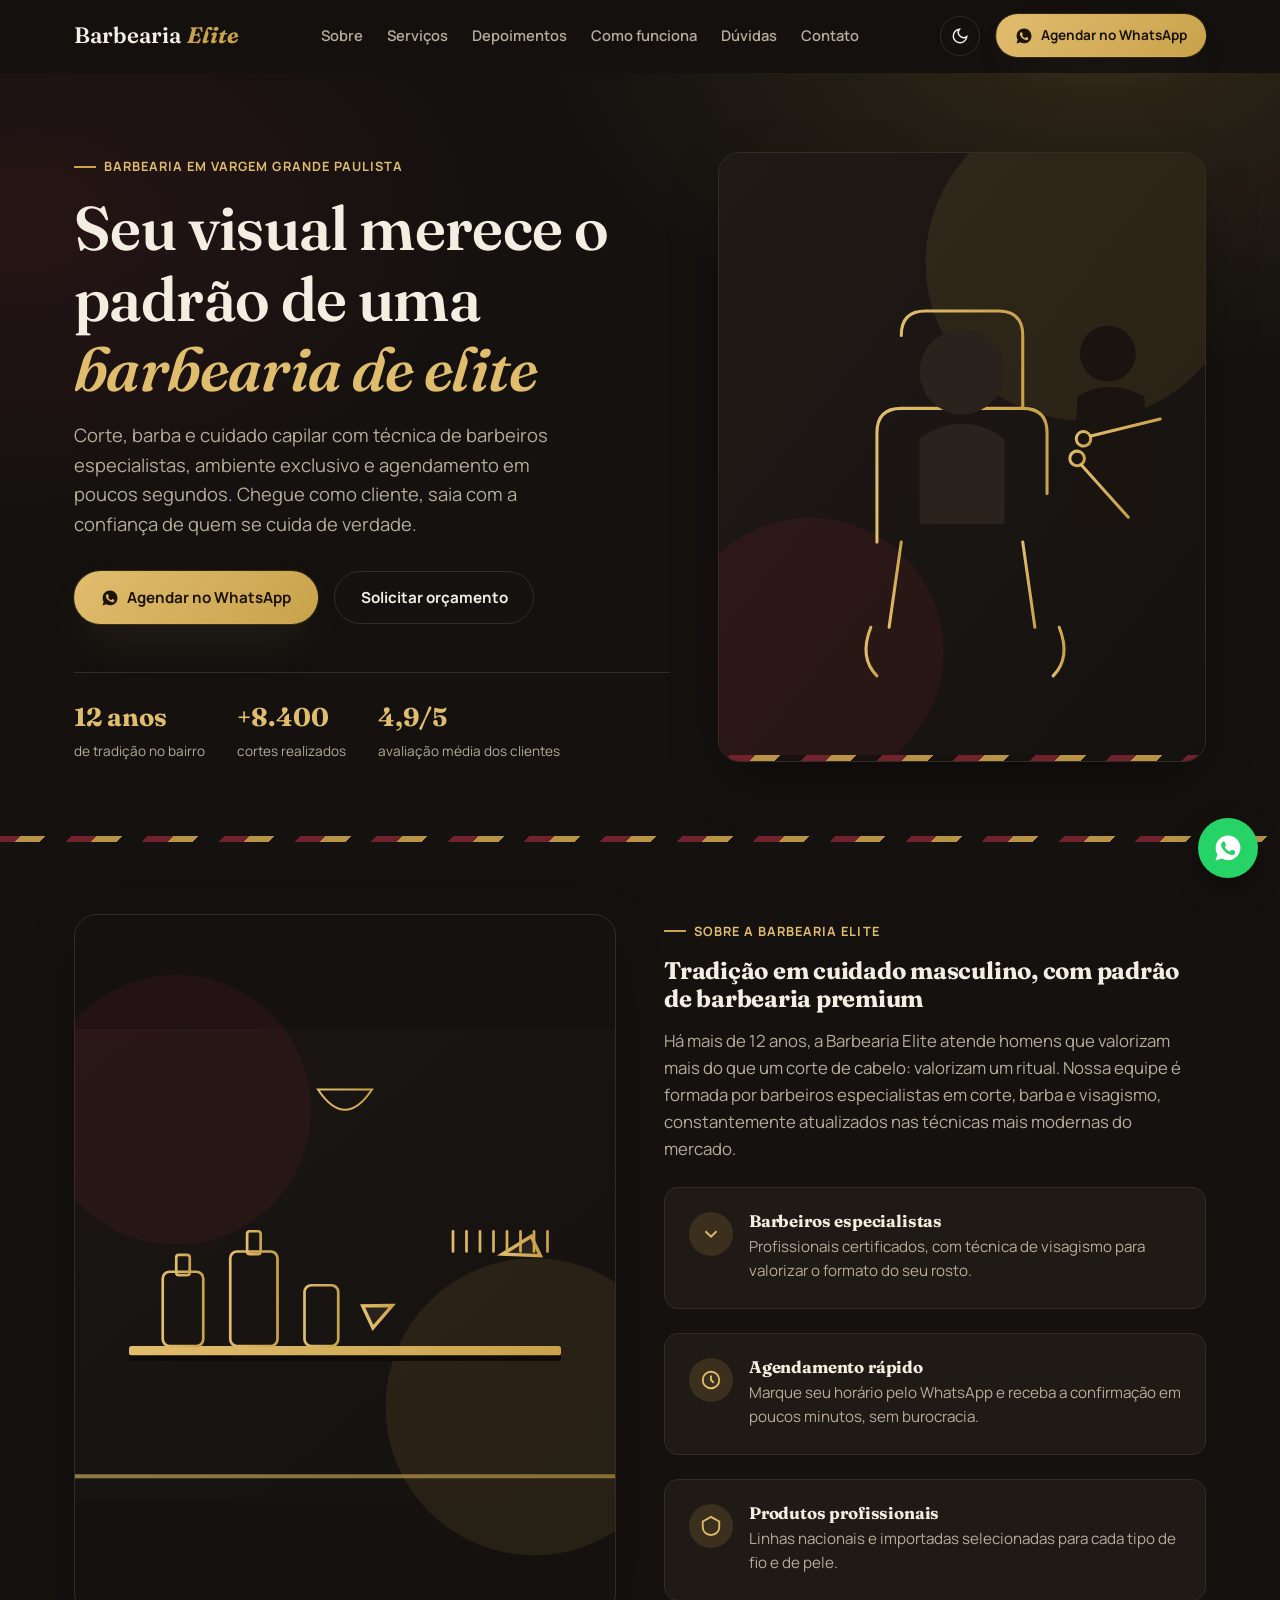
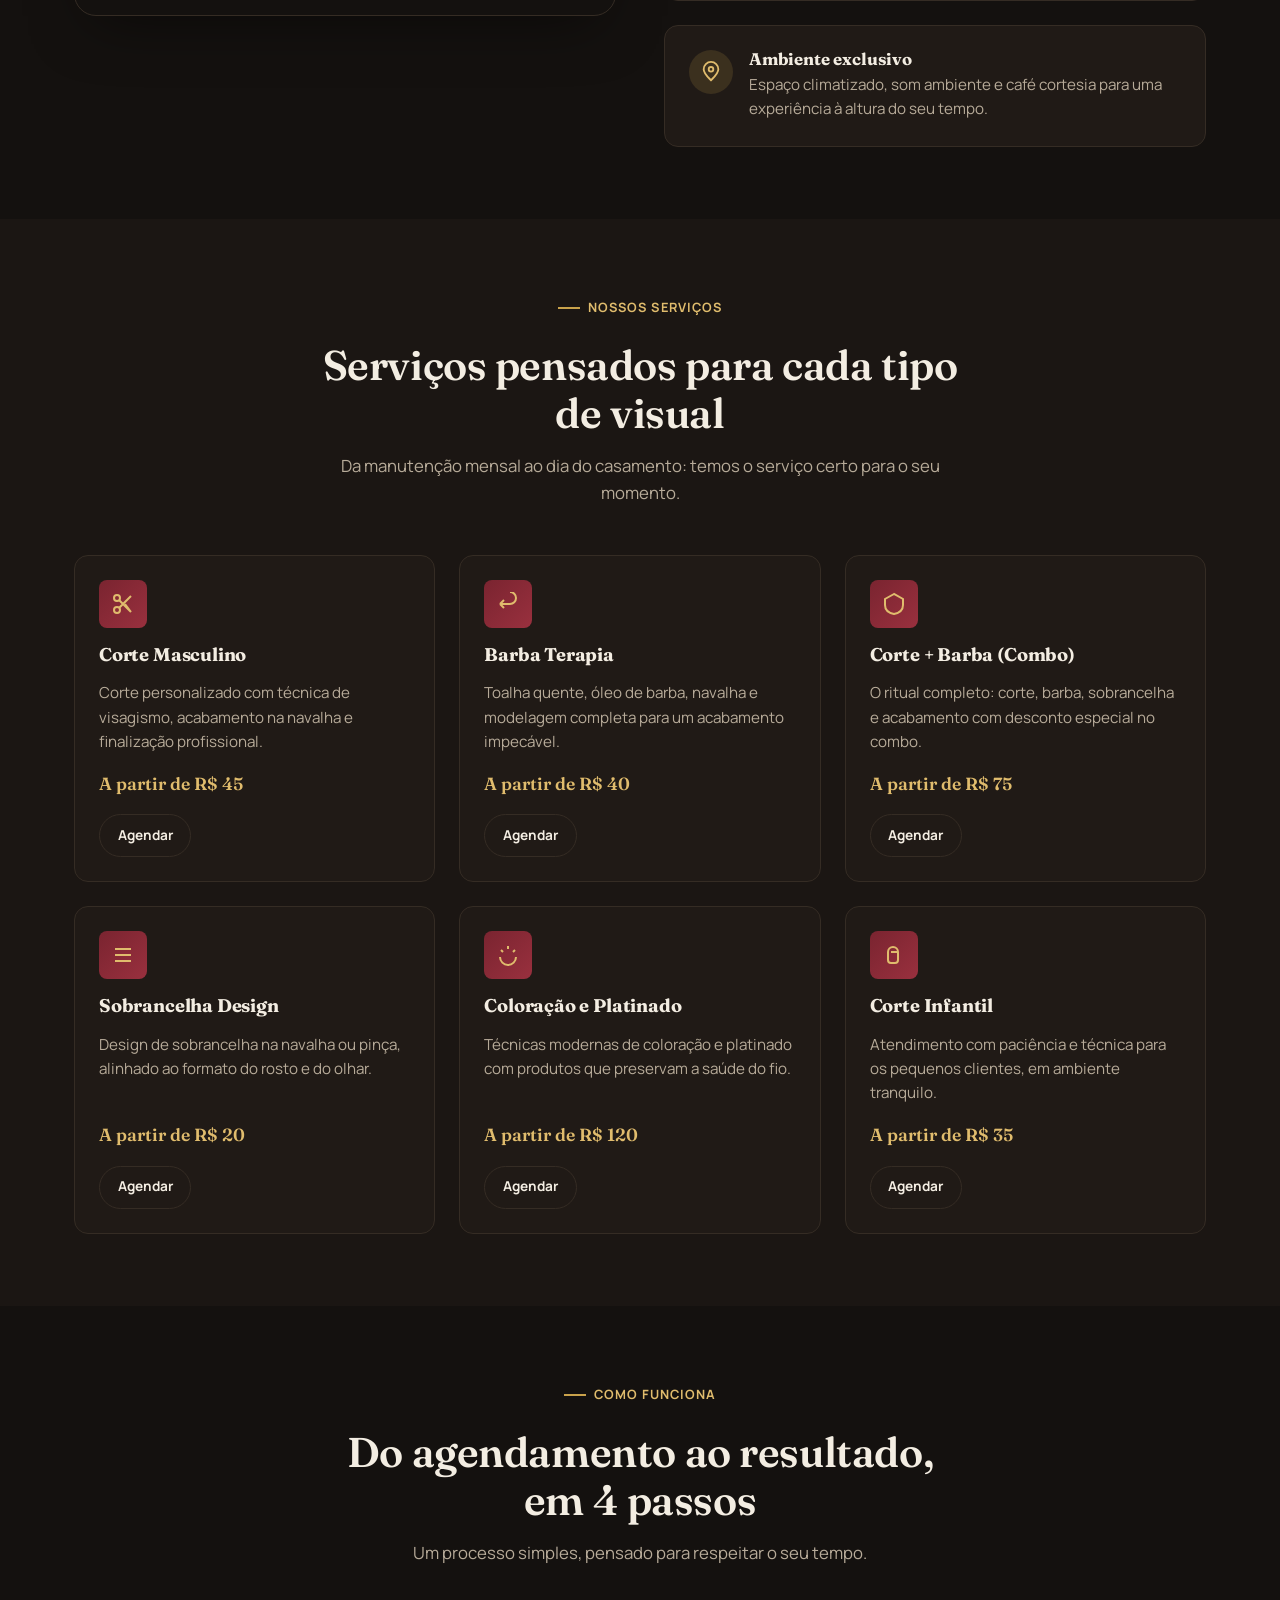
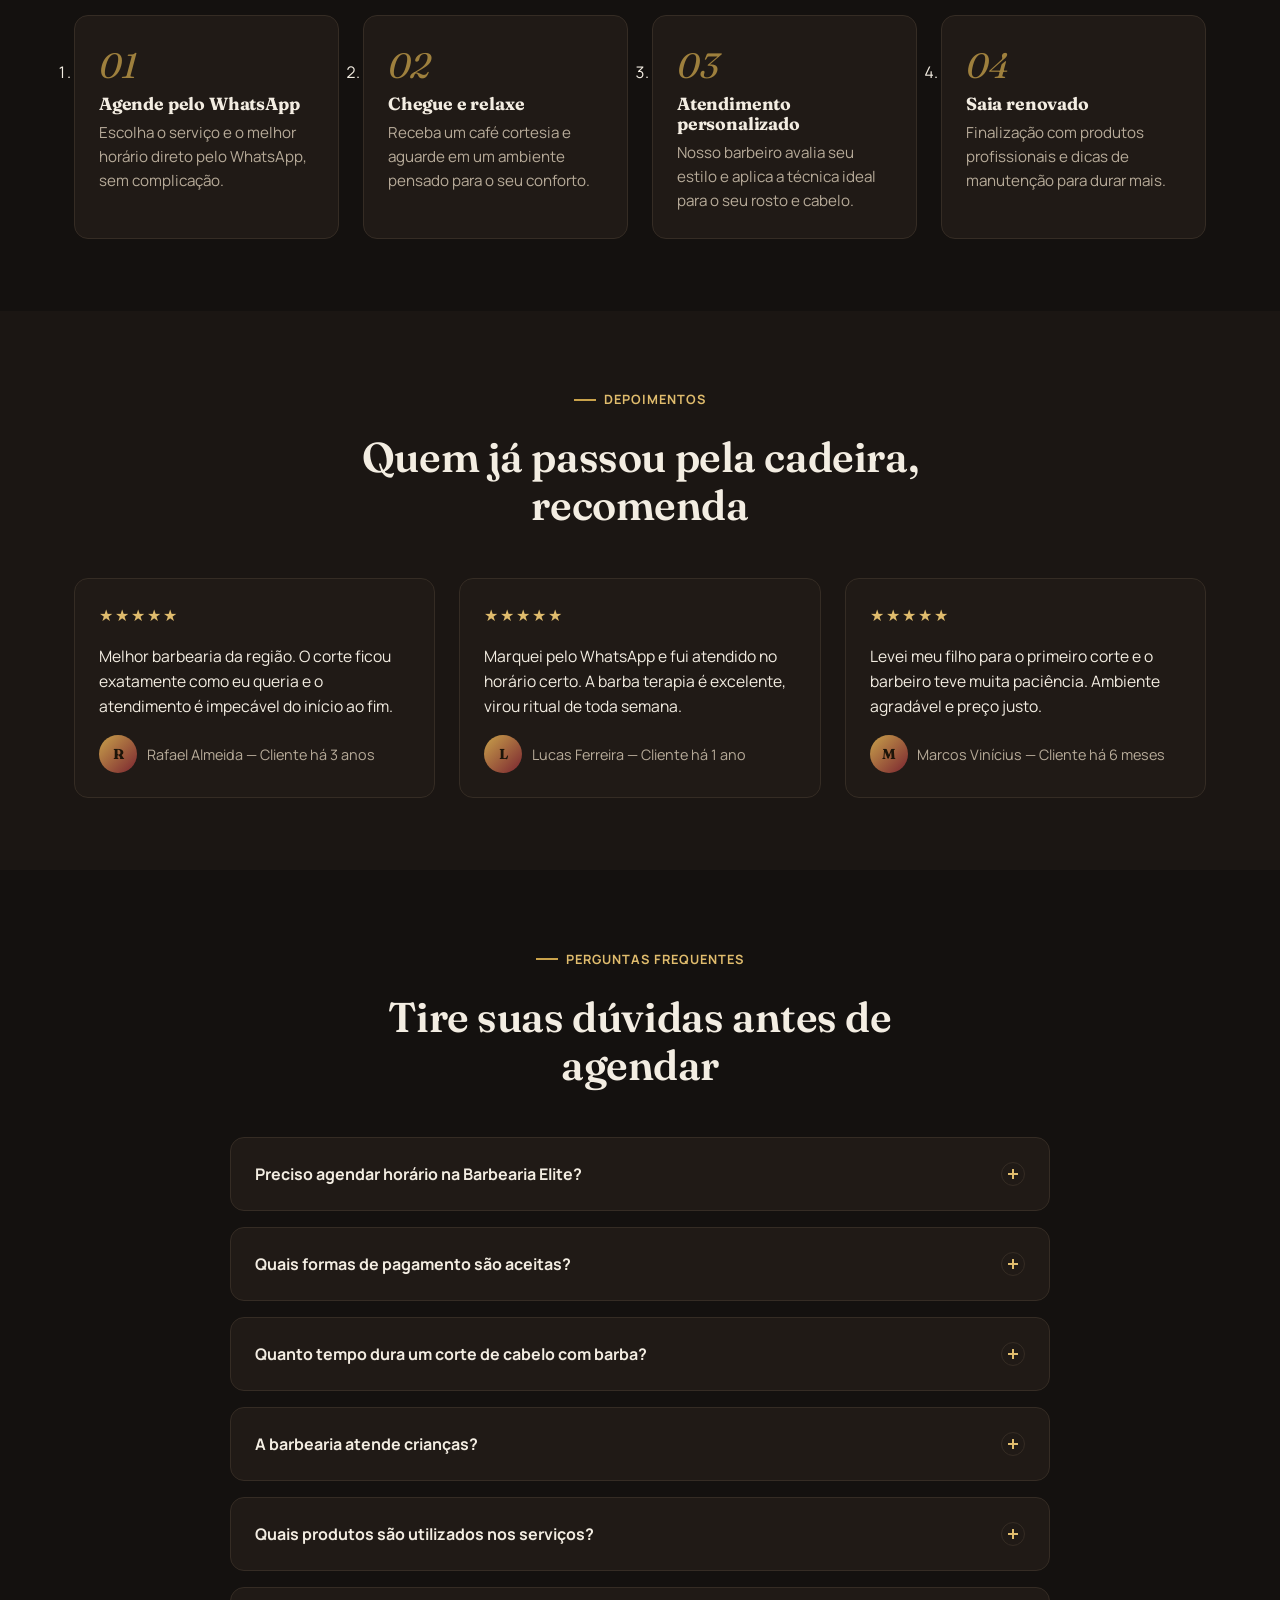
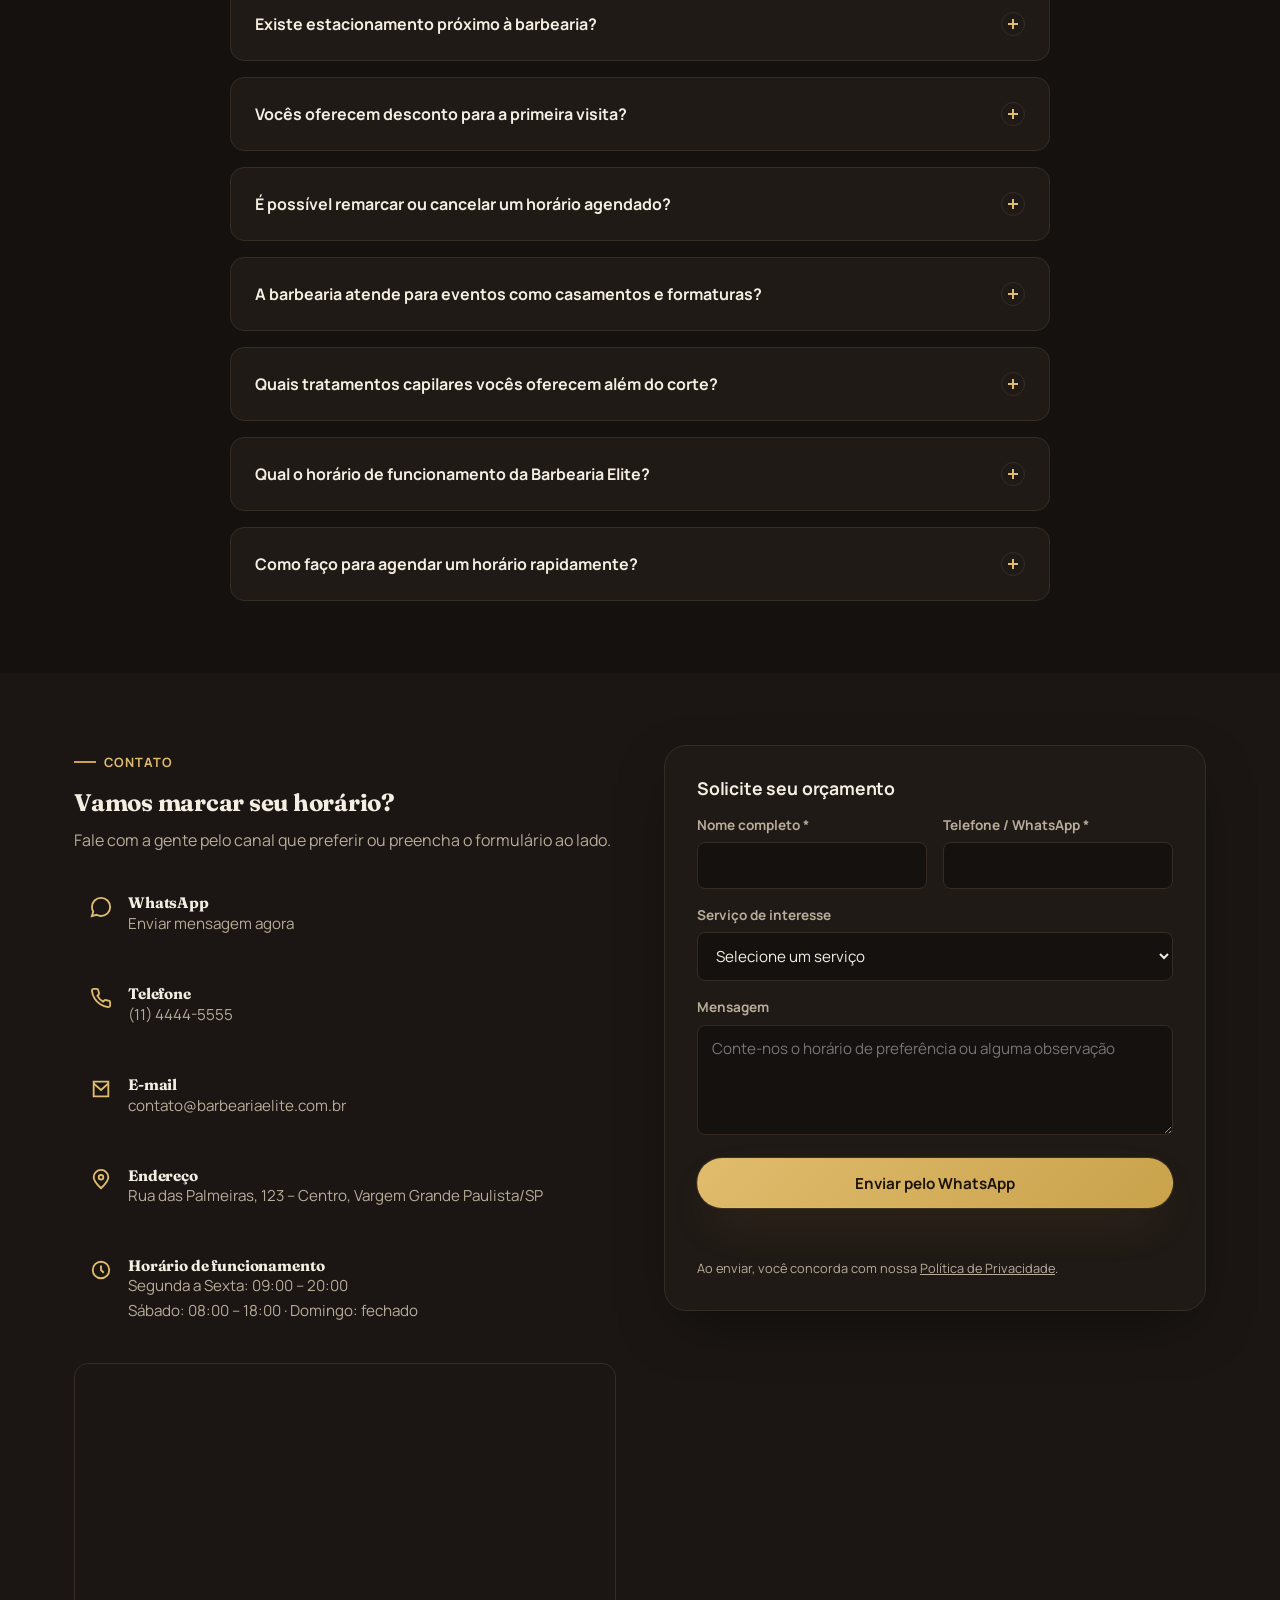
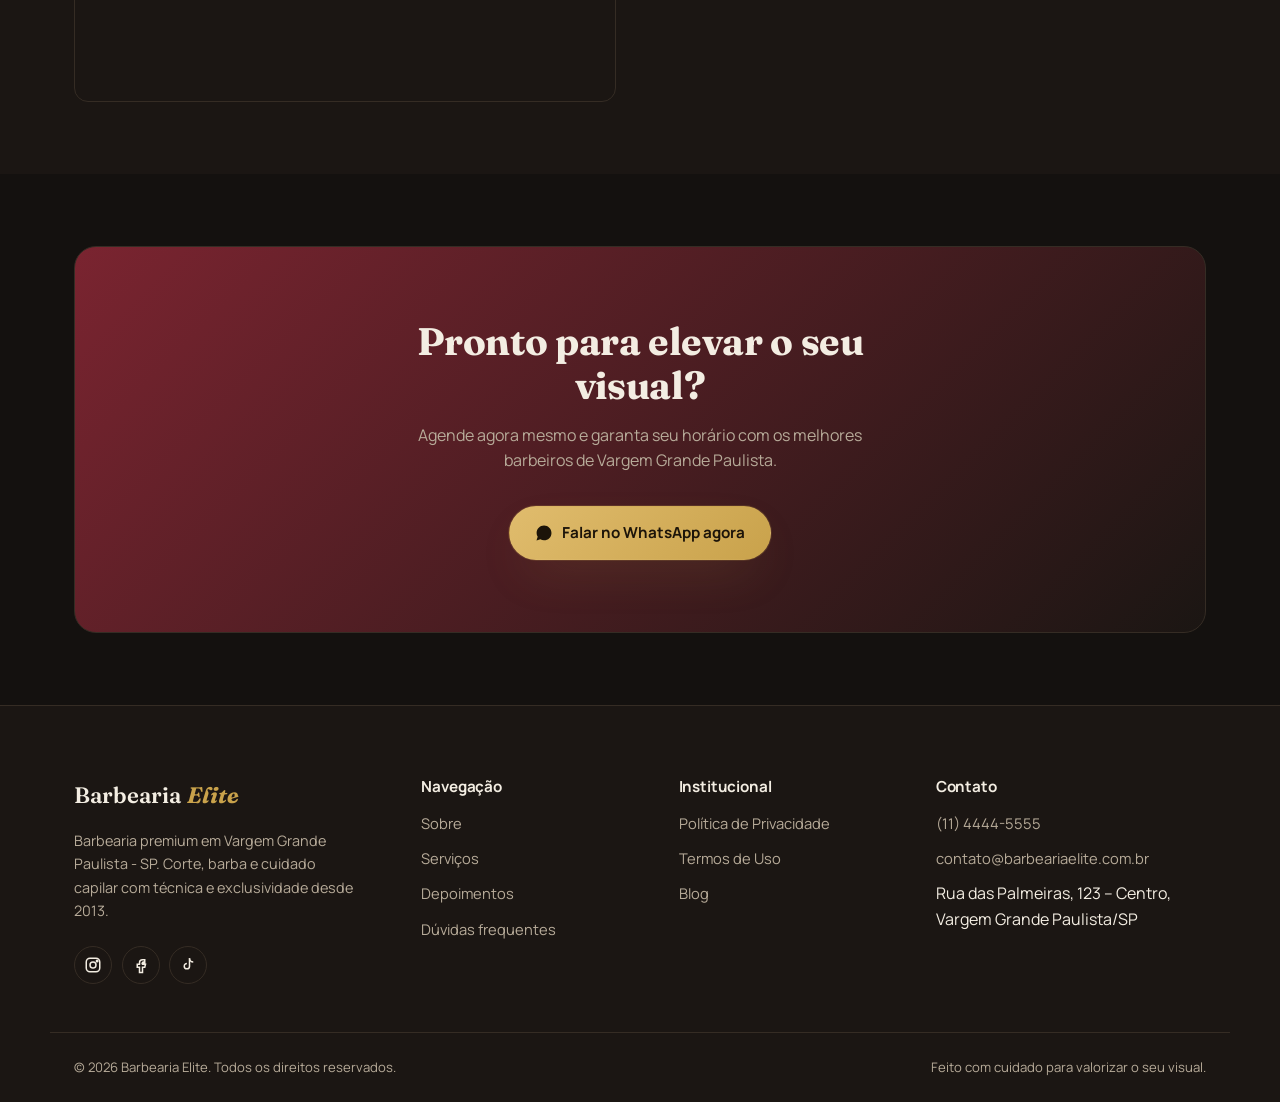
<file: index.html>
<!DOCTYPE html>
<html lang="pt-BR" data-theme="dark">
<head>
  <meta charset="UTF-8" />
  <meta name="viewport" content="width=device-width, initial-scale=1, viewport-fit=cover" />

  <!-- ==================== SEO — EDITAR PARA NOVO NICHO ==================== -->
  <title>Barbearia Elite em Vargem Grande Paulista | Corte e Barba de Alto Padrão</title>
  <meta name="description" content="Barbearia Elite: corte masculino, barba terapia e visagismo em Vargem Grande Paulista - SP. Atendimento premium, agendamento fácil pelo WhatsApp. Agende agora." />
  <meta name="keywords" content="barbearia, barbearia Vargem Grande Paulista, corte masculino, barba terapia, barbearia premium, corte e barba, barbeiro perto de mim, barbearia São Paulo" />
  <meta name="author" content="Barbearia Elite" />
  <meta name="robots" content="index, follow, max-image-preview:large" />
  <link rel="canonical" href="https://www.barbeariaelite.com.br/" />

  <!-- Open Graph -->
  <meta property="og:type" content="business.business" />
  <meta property="og:site_name" content="Barbearia Elite" />
  <meta property="og:title" content="Barbearia Elite | Corte e Barba de Alto Padrão em Vargem Grande Paulista" />
  <meta property="og:description" content="Atendimento premium, barbeiros especialistas e ambiente exclusivo. Agende seu horário pelo WhatsApp em segundos." />
  <meta property="og:image" content="https://www.barbeariaelite.com.br/assets/images/hero-barbearia.svg" />
  <meta property="og:url" content="https://www.barbeariaelite.com.br/" />
  <meta property="og:locale" content="pt_BR" />

  <!-- Twitter Cards -->
  <meta name="twitter:card" content="summary_large_image" />
  <meta name="twitter:title" content="Barbearia Elite | Corte e Barba de Alto Padrão" />
  <meta name="twitter:description" content="Atendimento premium em Vargem Grande Paulista - SP. Agende pelo WhatsApp." />
  <meta name="twitter:image" content="https://www.barbeariaelite.com.br/assets/images/hero-barbearia.svg" />

  <meta name="theme-color" content="#14110f" />
  <!-- ==================== FIM SEO ==================== -->

  <!-- Favicons -->
  <link rel="icon" href="./assets/favicon/favicon.svg" type="image/svg+xml" />
  <link rel="icon" href="./assets/favicon/favicon.ico" sizes="any" />
  <link rel="apple-touch-icon" href="./assets/favicon/apple-touch-icon.png" />
  <link rel="manifest" href="./manifest.json" />

  <!-- Performance: preconnect + preload -->
  <link rel="preconnect" href="https://fonts.googleapis.com" />
  <link rel="preconnect" href="https://fonts.gstatic.com" crossorigin />
  <link rel="preload" as="image" href="./assets/images/hero-barbearia.svg" fetchpriority="high" />
  <link
    rel="preload"
    as="style"
    href="https://fonts.googleapis.com/css2?family=Fraunces:ital,opsz,wght@0,9..144,500;0,9..144,600;1,9..144,500&family=Manrope:wght@400;500;700;800&display=swap"
  />
  <link
    rel="stylesheet"
    href="https://fonts.googleapis.com/css2?family=Fraunces:ital,opsz,wght@0,9..144,500;0,9..144,600;1,9..144,500&family=Manrope:wght@400;500;700;800&display=swap"
  />

  <link rel="stylesheet" href="./assets/style.css" />

  <!-- ==================== SCHEMA.ORG — LocalBusiness (HairSalon) ==================== -->
  <script type="application/ld+json">
  {
    "@context": "https://schema.org",
    "@type": "HairSalon",
    "name": "Barbearia Elite",
    "image": "https://www.barbeariaelite.com.br/assets/images/hero-barbearia.svg",
    "@id": "https://www.barbeariaelite.com.br/",
    "url": "https://www.barbeariaelite.com.br/",
    "telephone": "+551144445555",
    "priceRange": "R$$",
    "address": {
      "@type": "PostalAddress",
      "streetAddress": "Rua das Palmeiras, 123",
      "addressLocality": "Vargem Grande Paulista",
      "addressRegion": "SP",
      "postalCode": "06730-000",
      "addressCountry": "BR"
    },
    "geo": {
      "@type": "GeoCoordinates",
      "latitude": -23.5975,
      "longitude": -47.0072
    },
    "openingHoursSpecification": [
      {
        "@type": "OpeningHoursSpecification",
        "dayOfWeek": ["Monday", "Tuesday", "Wednesday", "Thursday", "Friday"],
        "opens": "09:00",
        "closes": "20:00"
      },
      {
        "@type": "OpeningHoursSpecification",
        "dayOfWeek": ["Saturday"],
        "opens": "08:00",
        "closes": "18:00"
      }
    ],
    "sameAs": [
      "https://www.instagram.com/",
      "https://www.facebook.com/"
    ]
  }
  </script>

  <!-- ==================== SCHEMA.ORG — FAQPage ==================== -->
  <script type="application/ld+json">
  {
    "@context": "https://schema.org",
    "@type": "FAQPage",
    "mainEntity": [
      {
        "@type": "Question",
        "name": "Preciso agendar horário na Barbearia Elite?",
        "acceptedAnswer": { "@type": "Answer", "text": "Recomendamos agendar pelo WhatsApp para garantir o melhor horário, mas também atendemos clientes que chegam sem agendamento, conforme disponibilidade da agenda do dia." }
      },
      {
        "@type": "Question",
        "name": "Quais formas de pagamento são aceitas?",
        "acceptedAnswer": { "@type": "Answer", "text": "Aceitamos dinheiro, Pix, cartão de débito e crédito em até 3x sem juros, além de vale-presente Elite." }
      },
      {
        "@type": "Question",
        "name": "Quanto tempo dura um corte de cabelo com barba?",
        "acceptedAnswer": { "@type": "Answer", "text": "O combo de corte e barba dura em média 50 a 60 minutos, com atenção total aos detalhes e acabamento." }
      },
      {
        "@type": "Question",
        "name": "A barbearia atende crianças?",
        "acceptedAnswer": { "@type": "Answer", "text": "Sim, temos corte infantil especializado, com paciência e técnicas adequadas para os pequenos clientes." }
      },
      {
        "@type": "Question",
        "name": "Quais produtos são utilizados nos serviços?",
        "acceptedAnswer": { "@type": "Answer", "text": "Trabalhamos com marcas profissionais nacionais e importadas, com óleos, pomadas e produtos pós-barba selecionados para peles sensíveis." }
      },
      {
        "@type": "Question",
        "name": "Existe estacionamento próximo à barbearia?",
        "acceptedAnswer": { "@type": "Answer", "text": "Sim, contamos com vagas próprias e fácil estacionamento na rua em frente à unidade." }
      },
      {
        "@type": "Question",
        "name": "Vocês oferecem desconto para a primeira visita?",
        "acceptedAnswer": { "@type": "Answer", "text": "Sim, novos clientes recebem 15% de desconto no primeiro corte ao mencionar que encontraram a Barbearia Elite pelo site." }
      },
      {
        "@type": "Question",
        "name": "É possível remarcar ou cancelar um horário agendado?",
        "acceptedAnswer": { "@type": "Answer", "text": "Sim, pedimos apenas que o cancelamento ou remarcação seja avisado com pelo menos 2 horas de antecedência pelo WhatsApp." }
      },
      {
        "@type": "Question",
        "name": "A barbearia atende para eventos como casamentos e formaturas?",
        "acceptedAnswer": { "@type": "Answer", "text": "Sim, oferecemos atendimento especial para noivos, padrinhos e formandos, incluindo horários exclusivos e pacotes personalizados." }
      },
      {
        "@type": "Question",
        "name": "Quais tratamentos capilares vocês oferecem além do corte?",
        "acceptedAnswer": { "@type": "Answer", "text": "Realizamos hidratação, nutrição capilar, platinado, coloração e tratamentos anticaspa com produtos profissionais." }
      },
      {
        "@type": "Question",
        "name": "Qual o horário de funcionamento da Barbearia Elite?",
        "acceptedAnswer": { "@type": "Answer", "text": "Funcionamos de segunda a sexta das 9h às 20h e aos sábados das 8h às 18h. Aos domingos permanecemos fechados." }
      },
      {
        "@type": "Question",
        "name": "Como faço para agendar um horário rapidamente?",
        "acceptedAnswer": { "@type": "Answer", "text": "Basta clicar no botão de WhatsApp em qualquer parte do site e enviar a mensagem automática — nossa equipe responde em poucos minutos." }
      }
    ]
  }
  </script>

  <!-- ==================== SCHEMA.ORG — BreadcrumbList ==================== -->
  <script type="application/ld+json">
  {
    "@context": "https://schema.org",
    "@type": "BreadcrumbList",
    "itemListElement": [
      { "@type": "ListItem", "position": 1, "name": "Início", "item": "https://www.barbeariaelite.com.br/" },
      { "@type": "ListItem", "position": 2, "name": "Serviços", "item": "https://www.barbeariaelite.com.br/servicos/" },
      { "@type": "ListItem", "position": 3, "name": "Contato", "item": "https://www.barbeariaelite.com.br/contato/" }
    ]
  }
  </script>
</head>

<body>
  <a href="#conteudo-principal" class="skip-link">Pular para o conteúdo principal</a>

  <!-- ==================== HEADER ==================== -->
  <header class="site-header">
    <div class="container header-inner">
      <a href="./" class="logo" aria-label="Barbearia Elite — página inicial">
        Barbearia <strong>Elite</strong>
      </a>

      <nav class="main-nav" aria-label="Navegação principal">
        <ul class="nav-list" id="nav-list">
          <li><a href="#sobre">Sobre</a></li>
          <li><a href="#servicos">Serviços</a></li>
          <li><a href="#depoimentos">Depoimentos</a></li>
          <li><a href="#processo">Como funciona</a></li>
          <li><a href="#faq">Dúvidas</a></li>
          <li><a href="#contato">Contato</a></li>
        </ul>
      </nav>

      <div class="header-actions">
        <button class="theme-toggle" aria-pressed="false" aria-label="Alternar tema claro/escuro">
          <svg class="icon-moon" viewBox="0 0 24 24" fill="none" stroke="currentColor" stroke-width="2" aria-hidden="true"><path d="M21 12.79A9 9 0 1 1 11.21 3 7 7 0 0 0 21 12.79Z"/></svg>
          <svg class="icon-sun" viewBox="0 0 24 24" fill="none" stroke="currentColor" stroke-width="2" aria-hidden="true"><circle cx="12" cy="12" r="4"/><path d="M12 2v2M12 20v2M4.9 4.9l1.4 1.4M17.7 17.7l1.4 1.4M2 12h2M20 12h2M4.9 19.1l1.4-1.4M17.7 6.3l1.4-1.4"/></svg>
        </button>
        <a class="btn btn--primary btn--sm" data-cfg="whatsapp-link" target="_blank" rel="noopener noreferrer">
          <svg viewBox="0 0 24 24" fill="currentColor" aria-hidden="true"><path d="M12.04 2C6.58 2 2.13 6.45 2.13 11.91c0 1.87.5 3.62 1.44 5.15L2 22l5.09-1.53a9.86 9.86 0 0 0 4.95 1.33h.01c5.46 0 9.91-4.45 9.91-9.91S17.5 2 12.04 2Zm5.8 14.14c-.24.68-1.4 1.32-1.93 1.4-.5.08-1.11.11-1.79-.11-.41-.13-.94-.3-1.62-.6-2.85-1.23-4.71-4.1-4.85-4.29-.14-.19-1.16-1.54-1.16-2.94 0-1.4.73-2.09 1-2.38.27-.29.58-.36.77-.36h.55c.18 0 .42-.03.65.5.24.55.81 1.9.88 2.04.07.14.11.31.02.5-.09.19-.14.31-.28.47-.14.16-.29.36-.42.48-.14.14-.28.28-.12.55.16.27.71 1.17 1.53 1.9 1.05.94 1.94 1.23 2.21 1.37.27.14.42.11.58-.07.16-.18.68-.79.86-1.06.18-.27.36-.22.6-.13.24.09 1.55.73 1.82.86.27.14.45.2.51.31.07.11.07.63-.17 1.31Z"/></svg>
          Agendar no WhatsApp
        </a>
      </div>

      <button class="nav-toggle" aria-label="Abrir menu" aria-expanded="false" aria-controls="nav-list">
        <span></span>
      </button>
    </div>
  </header>

  <main id="conteudo-principal">
    <!-- ==================== HERO ==================== -->
    <section class="hero" aria-label="Apresentação">
      <div class="container hero-inner">
        <div class="hero-copy" data-reveal>
          <span class="eyebrow">Barbearia em Vargem Grande Paulista</span>
          <h1>Seu visual merece o padrão de uma <em>barbearia de elite</em></h1>
          <p class="hero-subtitle">
            Corte, barba e cuidado capilar com técnica de barbeiros especialistas, ambiente exclusivo
            e agendamento em poucos segundos. Chegue como cliente, saia com a confiança de quem se cuida de verdade.
          </p>

          <div class="hero-cta-row">
            <a class="btn btn--primary" data-cfg="whatsapp-link" target="_blank" rel="noopener noreferrer">
              <svg viewBox="0 0 24 24" fill="currentColor" aria-hidden="true"><path d="M12.04 2C6.58 2 2.13 6.45 2.13 11.91c0 1.87.5 3.62 1.44 5.15L2 22l5.09-1.53a9.86 9.86 0 0 0 4.95 1.33h.01c5.46 0 9.91-4.45 9.91-9.91S17.5 2 12.04 2Zm5.8 14.14c-.24.68-1.4 1.32-1.93 1.4-.5.08-1.11.11-1.79-.11-.41-.13-.94-.3-1.62-.6-2.85-1.23-4.71-4.1-4.85-4.29-.14-.19-1.16-1.54-1.16-2.94 0-1.4.73-2.09 1-2.38.27-.29.58-.36.77-.36h.55c.18 0 .42-.03.65.5.24.55.81 1.9.88 2.04.07.14.11.31.02.5-.09.19-.14.31-.28.47-.14.16-.29.36-.42.48-.14.14-.28.28-.12.55.16.27.71 1.17 1.53 1.9 1.05.94 1.94 1.23 2.21 1.37.27.14.42.11.58-.07.16-.18.68-.79.86-1.06.18-.27.36-.22.6-.13.24.09 1.55.73 1.82.86.27.14.45.2.51.31.07.11.07.63-.17 1.31Z"/></svg>
              Agendar no WhatsApp
            </a>
            <a class="btn btn--outline" href="#contato">Solicitar orçamento</a>
          </div>

          <div class="hero-trust">
            <div class="trust-stat"><strong>12 anos</strong><span>de tradição no bairro</span></div>
            <div class="trust-stat"><strong>+8.400</strong><span>cortes realizados</span></div>
            <div class="trust-stat"><strong>4,9/5</strong><span>avaliação média dos clientes</span></div>
          </div>
        </div>

        <div class="hero-media" data-reveal>
          <img
            src="./assets/images/hero-barbearia.svg"
            width="800"
            height="1000"
            alt="Barbeiro atendendo cliente em cadeira clássica na Barbearia Elite"
            fetchpriority="high"
          />
          <div class="stripe-divider" aria-hidden="true"></div>
        </div>
      </div>
    </section>

    <div class="stripe-divider" aria-hidden="true"></div>

    <!-- ==================== SOBRE / BENEFÍCIOS ==================== -->
    <section class="section" id="sobre" aria-labelledby="sobre-title">
      <div class="container about-grid">
        <div class="about-media" data-reveal>
          <img
            src="./assets/images/sobre-barbearia.svg"
            width="800"
            height="700"
            alt="Bancada de barbeiro com navalha, pente e produtos profissionais"
            loading="lazy"
          />
        </div>

        <div data-reveal>
          <span class="eyebrow">Sobre a Barbearia Elite</span>
          <h2 id="sobre-title">Tradição em cuidado masculino, com padrão de barbearia premium</h2>
          <p style="margin-top: 1rem; color: var(--color-text-muted); font-size: 1.05rem;">
            Há mais de 12 anos, a Barbearia Elite atende homens que valorizam mais do que um corte de cabelo:
            valorizam um ritual. Nossa equipe é formada por barbeiros especialistas em corte, barba e
            visagismo, constantemente atualizados nas técnicas mais modernas do mercado.
          </p>

          <ul class="benefit-list">
            <li class="benefit-item">
              <span class="benefit-icon">
                <svg viewBox="0 0 24 24" fill="none" stroke="currentColor" stroke-width="2" aria-hidden="true"><path d="M6 9l6 6 6-6"/></svg>
              </span>
              <div>
                <h3>Barbeiros especialistas</h3>
                <p>Profissionais certificados, com técnica de visagismo para valorizar o formato do seu rosto.</p>
              </div>
            </li>
            <li class="benefit-item">
              <span class="benefit-icon">
                <svg viewBox="0 0 24 24" fill="none" stroke="currentColor" stroke-width="2" aria-hidden="true"><circle cx="12" cy="12" r="9"/><path d="M12 7v5l3 3"/></svg>
              </span>
              <div>
                <h3>Agendamento rápido</h3>
                <p>Marque seu horário pelo WhatsApp e receba a confirmação em poucos minutos, sem burocracia.</p>
              </div>
            </li>
            <li class="benefit-item">
              <span class="benefit-icon">
                <svg viewBox="0 0 24 24" fill="none" stroke="currentColor" stroke-width="2" aria-hidden="true"><path d="M12 2 3 7v6c0 5 4 8 9 9 5-1 9-4 9-9V7l-9-5Z"/></svg>
              </span>
              <div>
                <h3>Produtos profissionais</h3>
                <p>Linhas nacionais e importadas selecionadas para cada tipo de fio e de pele.</p>
              </div>
            </li>
            <li class="benefit-item">
              <span class="benefit-icon">
                <svg viewBox="0 0 24 24" fill="none" stroke="currentColor" stroke-width="2" aria-hidden="true"><path d="M12 21c4-4 8-7.5 8-12a8 8 0 1 0-16 0c0 4.5 4 8 8 12Z"/><circle cx="12" cy="9" r="2.5"/></svg>
              </span>
              <div>
                <h3>Ambiente exclusivo</h3>
                <p>Espaço climatizado, som ambiente e café cortesia para uma experiência à altura do seu tempo.</p>
              </div>
            </li>
          </ul>
        </div>
      </div>
    </section>

    <!-- ==================== SERVIÇOS ==================== -->
    <section class="section section--alt" id="servicos" aria-labelledby="servicos-title">
      <div class="container">
        <div class="section-head center" data-reveal>
          <span class="eyebrow">Nossos serviços</span>
          <h2 id="servicos-title">Serviços pensados para cada tipo de visual</h2>
          <p>Da manutenção mensal ao dia do casamento: temos o serviço certo para o seu momento.</p>
        </div>

        <div class="services-grid">
          <article class="service-card" data-reveal>
            <span class="service-icon"><svg viewBox="0 0 24 24" fill="none" stroke="currentColor" stroke-width="2" aria-hidden="true"><circle cx="6" cy="6" r="3"/><circle cx="6" cy="18" r="3"/><path d="M20 4 8.5 15.5M14 12l6 8M8.5 8.5 20 20"/></svg></span>
            <h3>Corte Masculino</h3>
            <p>Corte personalizado com técnica de visagismo, acabamento na navalha e finalização profissional.</p>
            <span class="service-price">A partir de R$ 45</span>
            <a class="btn btn--outline btn--sm" data-cfg="whatsapp-link" target="_blank" rel="noopener noreferrer">Agendar</a>
          </article>

          <article class="service-card" data-reveal>
            <span class="service-icon"><svg viewBox="0 0 24 24" fill="none" stroke="currentColor" stroke-width="2" aria-hidden="true"><path d="M4 12h10a6 6 0 0 0 0-12M4 12l4 4M4 12l4-4"/></svg></span>
            <h3>Barba Terapia</h3>
            <p>Toalha quente, óleo de barba, navalha e modelagem completa para um acabamento impecável.</p>
            <span class="service-price">A partir de R$ 40</span>
            <a class="btn btn--outline btn--sm" data-cfg="whatsapp-link" target="_blank" rel="noopener noreferrer">Agendar</a>
          </article>

          <article class="service-card" data-reveal>
            <span class="service-icon"><svg viewBox="0 0 24 24" fill="none" stroke="currentColor" stroke-width="2" aria-hidden="true"><path d="M12 2 3 7v6c0 5 4 8 9 9 5-1 9-4 9-9V7l-9-5Z"/></svg></span>
            <h3>Corte + Barba (Combo)</h3>
            <p>O ritual completo: corte, barba, sobrancelha e acabamento com desconto especial no combo.</p>
            <span class="service-price">A partir de R$ 75</span>
            <a class="btn btn--outline btn--sm" data-cfg="whatsapp-link" target="_blank" rel="noopener noreferrer">Agendar</a>
          </article>

          <article class="service-card" data-reveal>
            <span class="service-icon"><svg viewBox="0 0 24 24" fill="none" stroke="currentColor" stroke-width="2" aria-hidden="true"><path d="M4 6h16M4 12h16M4 18h16"/></svg></span>
            <h3>Sobrancelha Design</h3>
            <p>Design de sobrancelha na navalha ou pinça, alinhado ao formato do rosto e do olhar.</p>
            <span class="service-price">A partir de R$ 20</span>
            <a class="btn btn--outline btn--sm" data-cfg="whatsapp-link" target="_blank" rel="noopener noreferrer">Agendar</a>
          </article>

          <article class="service-card" data-reveal>
            <span class="service-icon"><svg viewBox="0 0 24 24" fill="none" stroke="currentColor" stroke-width="2" aria-hidden="true"><path d="M12 3v3M5 7l2 2M19 7l-2 2M4 14a8 8 0 0 0 16 0"/></svg></span>
            <h3>Coloração e Platinado</h3>
            <p>Técnicas modernas de coloração e platinado com produtos que preservam a saúde do fio.</p>
            <span class="service-price">A partir de R$ 120</span>
            <a class="btn btn--outline btn--sm" data-cfg="whatsapp-link" target="_blank" rel="noopener noreferrer">Agendar</a>
          </article>

          <article class="service-card" data-reveal>
            <span class="service-icon"><svg viewBox="0 0 24 24" fill="none" stroke="currentColor" stroke-width="2" aria-hidden="true"><path d="M9 20a3 3 0 0 1-3-3V9a5 5 0 0 1 10 0v8a3 3 0 0 1-3 3H9Z"/><path d="M9 9h6"/></svg></span>
            <h3>Corte Infantil</h3>
            <p>Atendimento com paciência e técnica para os pequenos clientes, em ambiente tranquilo.</p>
            <span class="service-price">A partir de R$ 35</span>
            <a class="btn btn--outline btn--sm" data-cfg="whatsapp-link" target="_blank" rel="noopener noreferrer">Agendar</a>
          </article>
        </div>
      </div>
    </section>

    <!-- ==================== PROCESSO ==================== -->
    <section class="section" id="processo" aria-labelledby="processo-title">
      <div class="container">
        <div class="section-head center" data-reveal>
          <span class="eyebrow">Como funciona</span>
          <h2 id="processo-title">Do agendamento ao resultado, em 4 passos</h2>
          <p>Um processo simples, pensado para respeitar o seu tempo.</p>
        </div>

        <ol class="process-grid" style="padding:0; margin:0;">
          <li class="process-card" data-reveal>
            <span class="process-number">01</span>
            <h3>Agende pelo WhatsApp</h3>
            <p>Escolha o serviço e o melhor horário direto pelo WhatsApp, sem complicação.</p>
          </li>
          <li class="process-card" data-reveal>
            <span class="process-number">02</span>
            <h3>Chegue e relaxe</h3>
            <p>Receba um café cortesia e aguarde em um ambiente pensado para o seu conforto.</p>
          </li>
          <li class="process-card" data-reveal>
            <span class="process-number">03</span>
            <h3>Atendimento personalizado</h3>
            <p>Nosso barbeiro avalia seu estilo e aplica a técnica ideal para o seu rosto e cabelo.</p>
          </li>
          <li class="process-card" data-reveal>
            <span class="process-number">04</span>
            <h3>Saia renovado</h3>
            <p>Finalização com produtos profissionais e dicas de manutenção para durar mais.</p>
          </li>
        </ol>
      </div>
    </section>

    <!-- ==================== DEPOIMENTOS ==================== -->
    <section class="section section--alt" id="depoimentos" aria-labelledby="depoimentos-title">
      <div class="container">
        <div class="section-head center" data-reveal>
          <span class="eyebrow">Depoimentos</span>
          <h2 id="depoimentos-title">Quem já passou pela cadeira, recomenda</h2>
        </div>

        <div class="testimonials-grid">
          <article class="testimonial-card" data-reveal>
            <span class="stars" aria-label="Avaliação 5 de 5 estrelas">★★★★★</span>
            <blockquote>Melhor barbearia da região. O corte ficou exatamente como eu queria e o atendimento é impecável do início ao fim.</blockquote>
            <div class="testimonial-author">
              <span class="author-avatar">R</span>
              <span>Rafael Almeida — Cliente há 3 anos</span>
            </div>
          </article>
          <article class="testimonial-card" data-reveal>
            <span class="stars" aria-label="Avaliação 5 de 5 estrelas">★★★★★</span>
            <blockquote>Marquei pelo WhatsApp e fui atendido no horário certo. A barba terapia é excelente, virou ritual de toda semana.</blockquote>
            <div class="testimonial-author">
              <span class="author-avatar">L</span>
              <span>Lucas Ferreira — Cliente há 1 ano</span>
            </div>
          </article>
          <article class="testimonial-card" data-reveal>
            <span class="stars" aria-label="Avaliação 5 de 5 estrelas">★★★★★</span>
            <blockquote>Levei meu filho para o primeiro corte e o barbeiro teve muita paciência. Ambiente agradável e preço justo.</blockquote>
            <div class="testimonial-author">
              <span class="author-avatar">M</span>
              <span>Marcos Vinícius — Cliente há 6 meses</span>
            </div>
          </article>
        </div>
      </div>
    </section>

    <!-- ==================== FAQ ==================== -->
    <section class="section" id="faq" aria-labelledby="faq-title">
      <div class="container">
        <div class="section-head center" data-reveal>
          <span class="eyebrow">Perguntas frequentes</span>
          <h2 id="faq-title">Tire suas dúvidas antes de agendar</h2>
        </div>

        <div class="faq-list" data-reveal>
          <div class="faq-item">
            <button class="faq-question" aria-expanded="false">Preciso agendar horário na Barbearia Elite?<span class="plus"></span></button>
            <div class="faq-answer"><div class="faq-answer-inner">Recomendamos agendar pelo WhatsApp para garantir o melhor horário, mas também atendemos clientes que chegam sem agendamento, conforme disponibilidade da agenda do dia.</div></div>
          </div>
          <div class="faq-item">
            <button class="faq-question" aria-expanded="false">Quais formas de pagamento são aceitas?<span class="plus"></span></button>
            <div class="faq-answer"><div class="faq-answer-inner">Aceitamos dinheiro, Pix, cartão de débito e crédito em até 3x sem juros, além de vale-presente Elite.</div></div>
          </div>
          <div class="faq-item">
            <button class="faq-question" aria-expanded="false">Quanto tempo dura um corte de cabelo com barba?<span class="plus"></span></button>
            <div class="faq-answer"><div class="faq-answer-inner">O combo de corte e barba dura em média 50 a 60 minutos, com atenção total aos detalhes e acabamento.</div></div>
          </div>
          <div class="faq-item">
            <button class="faq-question" aria-expanded="false">A barbearia atende crianças?<span class="plus"></span></button>
            <div class="faq-answer"><div class="faq-answer-inner">Sim, temos corte infantil especializado, com paciência e técnicas adequadas para os pequenos clientes.</div></div>
          </div>
          <div class="faq-item">
            <button class="faq-question" aria-expanded="false">Quais produtos são utilizados nos serviços?<span class="plus"></span></button>
            <div class="faq-answer"><div class="faq-answer-inner">Trabalhamos com marcas profissionais nacionais e importadas, com óleos, pomadas e produtos pós-barba selecionados para peles sensíveis.</div></div>
          </div>
          <div class="faq-item">
            <button class="faq-question" aria-expanded="false">Existe estacionamento próximo à barbearia?<span class="plus"></span></button>
            <div class="faq-answer"><div class="faq-answer-inner">Sim, contamos com vagas próprias e fácil estacionamento na rua em frente à unidade.</div></div>
          </div>
          <div class="faq-item">
            <button class="faq-question" aria-expanded="false">Vocês oferecem desconto para a primeira visita?<span class="plus"></span></button>
            <div class="faq-answer"><div class="faq-answer-inner">Sim, novos clientes recebem 15% de desconto no primeiro corte ao mencionar que encontraram a Barbearia Elite pelo site.</div></div>
          </div>
          <div class="faq-item">
            <button class="faq-question" aria-expanded="false">É possível remarcar ou cancelar um horário agendado?<span class="plus"></span></button>
            <div class="faq-answer"><div class="faq-answer-inner">Sim, pedimos apenas que o cancelamento ou remarcação seja avisado com pelo menos 2 horas de antecedência pelo WhatsApp.</div></div>
          </div>
          <div class="faq-item">
            <button class="faq-question" aria-expanded="false">A barbearia atende para eventos como casamentos e formaturas?<span class="plus"></span></button>
            <div class="faq-answer"><div class="faq-answer-inner">Sim, oferecemos atendimento especial para noivos, padrinhos e formandos, incluindo horários exclusivos e pacotes personalizados.</div></div>
          </div>
          <div class="faq-item">
            <button class="faq-question" aria-expanded="false">Quais tratamentos capilares vocês oferecem além do corte?<span class="plus"></span></button>
            <div class="faq-answer"><div class="faq-answer-inner">Realizamos hidratação, nutrição capilar, platinado, coloração e tratamentos anticaspa com produtos profissionais.</div></div>
          </div>
          <div class="faq-item">
            <button class="faq-question" aria-expanded="false">Qual o horário de funcionamento da Barbearia Elite?<span class="plus"></span></button>
            <div class="faq-answer"><div class="faq-answer-inner">Funcionamos de segunda a sexta das 9h às 20h e aos sábados das 8h às 18h. Aos domingos permanecemos fechados.</div></div>
          </div>
          <div class="faq-item">
            <button class="faq-question" aria-expanded="false">Como faço para agendar um horário rapidamente?<span class="plus"></span></button>
            <div class="faq-answer"><div class="faq-answer-inner">Basta clicar no botão de WhatsApp em qualquer parte do site e enviar a mensagem automática — nossa equipe responde em poucos minutos.</div></div>
          </div>
        </div>
      </div>
    </section>

    <!-- ==================== CONTATO ==================== -->
    <section class="section section--alt" id="contato" aria-labelledby="contato-title">
      <div class="container contact-grid">
        <div data-reveal>
          <span class="eyebrow">Contato</span>
          <h2 id="contato-title">Vamos marcar seu horário?</h2>
          <p style="margin-top: 0.75rem; color: var(--color-text-muted);">Fale com a gente pelo canal que preferir ou preencha o formulário ao lado.</p>

          <div class="contact-info-list">
            <div class="contact-info-item">
              <svg viewBox="0 0 24 24" fill="none" stroke="currentColor" stroke-width="2" aria-hidden="true"><path d="M12.04 2C6.58 2 2.13 6.45 2.13 11.91c0 1.87.5 3.62 1.44 5.15L2 22l5.09-1.53a9.86 9.86 0 0 0 4.95 1.33h.01c5.46 0 9.91-4.45 9.91-9.91S17.5 2 12.04 2Z"/></svg>
              <div><h3>WhatsApp</h3><a data-cfg="whatsapp-link" target="_blank" rel="noopener noreferrer">Enviar mensagem agora</a></div>
            </div>
            <div class="contact-info-item">
              <svg viewBox="0 0 24 24" fill="none" stroke="currentColor" stroke-width="2" aria-hidden="true"><path d="M22 16.92v3a2 2 0 0 1-2.18 2 19.79 19.79 0 0 1-8.63-3.07 19.5 19.5 0 0 1-6-6 19.79 19.79 0 0 1-3.07-8.67A2 2 0 0 1 4.11 2h3a2 2 0 0 1 2 1.72c.12.9.33 1.77.63 2.61a2 2 0 0 1-.45 2.11L8.09 9.63a16 16 0 0 0 6.28 6.28l1.19-1.2a2 2 0 0 1 2.11-.45c.84.3 1.71.51 2.61.63A2 2 0 0 1 22 16.92Z"/></svg>
              <div><h3>Telefone</h3><a data-cfg="tel-link"><span data-cfg="phone-text">(11) 4444-5555</span></a></div>
            </div>
            <div class="contact-info-item">
              <svg viewBox="0 0 24 24" fill="none" stroke="currentColor" stroke-width="2" aria-hidden="true"><path d="M4 4h16v16H4z"/><path d="m4 6 8 7 8-7"/></svg>
              <div><h3>E-mail</h3><a data-cfg="mail-link"><span data-cfg="email-text">contato@barbeariaelite.com.br</span></a></div>
            </div>
            <div class="contact-info-item">
              <svg viewBox="0 0 24 24" fill="none" stroke="currentColor" stroke-width="2" aria-hidden="true"><path d="M12 21c4-4 8-7.5 8-12a8 8 0 1 0-16 0c0 4.5 4 8 8 12Z"/><circle cx="12" cy="9" r="2.5"/></svg>
              <div><h3>Endereço</h3><p data-cfg="address-text">Rua das Palmeiras, 123 – Centro, Vargem Grande Paulista/SP</p></div>
            </div>
            <div class="contact-info-item">
              <svg viewBox="0 0 24 24" fill="none" stroke="currentColor" stroke-width="2" aria-hidden="true"><circle cx="12" cy="12" r="9"/><path d="M12 7v5l3 3"/></svg>
              <div>
                <h3>Horário de funcionamento</h3>
                <p>Segunda a Sexta: 09:00 – 20:00<br />Sábado: 08:00 – 18:00 · Domingo: fechado</p>
              </div>
            </div>
          </div>

          <div class="map-frame">
            <iframe
              data-cfg="maps-embed"
              title="Localização da Barbearia Elite no Google Maps"
              loading="lazy"
              referrerpolicy="no-referrer-when-downgrade"
            ></iframe>
          </div>
        </div>

        <form class="contact-form" id="contact-form" data-reveal aria-labelledby="form-title">
          <h3 id="form-title" style="font-family: var(--font-body); font-size:1.1rem;">Solicite seu orçamento</h3>

          <div class="form-row form-row--2">
            <div class="form-field">
              <label for="nome">Nome completo *</label>
              <input type="text" id="nome" name="nome" required autocomplete="name" />
            </div>
            <div class="form-field">
              <label for="telefone">Telefone / WhatsApp *</label>
              <input type="tel" id="telefone" name="telefone" required autocomplete="tel" />
            </div>
          </div>

          <div class="form-field">
            <label for="servico">Serviço de interesse</label>
            <select id="servico" name="servico">
              <option value="">Selecione um serviço</option>
              <option>Corte Masculino</option>
              <option>Barba Terapia</option>
              <option>Corte + Barba (Combo)</option>
              <option>Sobrancelha Design</option>
              <option>Coloração e Platinado</option>
              <option>Corte Infantil</option>
            </select>
          </div>

          <div class="form-field">
            <label for="mensagem">Mensagem</label>
            <textarea id="mensagem" name="mensagem" rows="4" placeholder="Conte-nos o horário de preferência ou alguma observação"></textarea>
          </div>

          <button type="submit" class="btn btn--primary btn--block">Enviar pelo WhatsApp</button>
          <p class="form-feedback" id="form-feedback" role="status" aria-live="polite"></p>
          <p class="form-privacy-note">Ao enviar, você concorda com nossa <a href="./politica-de-privacidade/" style="text-decoration: underline;">Política de Privacidade</a>.</p>
        </form>
      </div>
    </section>

    <!-- ==================== CTA FINAL ==================== -->
    <section class="section" aria-label="Chamada final para ação">
      <div class="container">
        <div class="cta-final" data-reveal>
          <h2>Pronto para elevar o seu visual?</h2>
          <p>Agende agora mesmo e garanta seu horário com os melhores barbeiros de Vargem Grande Paulista.</p>
          <div class="hero-cta-row">
            <a class="btn btn--primary" data-cfg="whatsapp-link" target="_blank" rel="noopener noreferrer">
              <svg viewBox="0 0 24 24" fill="currentColor" aria-hidden="true"><path d="M12.04 2C6.58 2 2.13 6.45 2.13 11.91c0 1.87.5 3.62 1.44 5.15L2 22l5.09-1.53a9.86 9.86 0 0 0 4.95 1.33h.01c5.46 0 9.91-4.45 9.91-9.91S17.5 2 12.04 2Z"/></svg>
              Falar no WhatsApp agora
            </a>
          </div>
        </div>
      </div>
    </section>
  </main>

  <!-- ==================== FOOTER ==================== -->
  <footer class="site-footer">
    <div class="container footer-grid">
      <div class="footer-brand">
        <a href="./" class="logo">Barbearia <strong>Elite</strong></a>
        <p>Barbearia premium em Vargem Grande Paulista - SP. Corte, barba e cuidado capilar com técnica e exclusividade desde 2013.</p>
        <div class="footer-social">
          <a data-cfg="instagram-link" target="_blank" rel="noopener noreferrer" aria-label="Instagram da Barbearia Elite"><svg viewBox="0 0 24 24" fill="none" stroke="currentColor" stroke-width="2" aria-hidden="true"><rect x="3" y="3" width="18" height="18" rx="5"/><circle cx="12" cy="12" r="4"/><circle cx="17.5" cy="6.5" r="1"/></svg></a>
          <a data-cfg="facebook-link" target="_blank" rel="noopener noreferrer" aria-label="Facebook da Barbearia Elite"><svg viewBox="0 0 24 24" fill="none" stroke="currentColor" stroke-width="2" aria-hidden="true"><path d="M14 9h3V5h-3a4 4 0 0 0-4 4v2H7v4h3v7h4v-7h3l1-4h-4V9a1 1 0 0 1 1-1Z"/></svg></a>
          <a data-cfg="tiktok-link" target="_blank" rel="noopener noreferrer" aria-label="TikTok da Barbearia Elite"><svg viewBox="0 0 24 24" fill="none" stroke="currentColor" stroke-width="2" aria-hidden="true"><path d="M14 3v10.5a3.5 3.5 0 1 1-3.5-3.5"/><path d="M14 3a5 5 0 0 0 5 5"/></svg></a>
        </div>
      </div>

      <div class="footer-col">
        <h3>Navegação</h3>
        <ul>
          <li><a href="#sobre">Sobre</a></li>
          <li><a href="#servicos">Serviços</a></li>
          <li><a href="#depoimentos">Depoimentos</a></li>
          <li><a href="#faq">Dúvidas frequentes</a></li>
        </ul>
      </div>

      <div class="footer-col">
        <h3>Institucional</h3>
        <ul>
          <li><a href="./politica-de-privacidade/">Política de Privacidade</a></li>
          <li><a href="./termos-de-uso/">Termos de Uso</a></li>
          <li><a href="./blog/">Blog</a></li>
        </ul>
      </div>

      <div class="footer-col">
        <h3>Contato</h3>
        <ul>
          <li><a data-cfg="tel-link"><span data-cfg="phone-text">(11) 4444-5555</span></a></li>
          <li><a data-cfg="mail-link"><span data-cfg="email-text">contato@barbeariaelite.com.br</span></a></li>
          <li><span data-cfg="address-text">Rua das Palmeiras, 123 – Vargem Grande Paulista/SP</span></li>
        </ul>
      </div>
    </div>

    <div class="container footer-bottom">
      <span>© <span id="current-year">2026</span> Barbearia Elite. Todos os direitos reservados.</span>
      <span>Feito com cuidado para valorizar o seu visual.</span>
    </div>
  </footer>

  <a class="whatsapp-float" data-cfg="whatsapp-link" target="_blank" rel="noopener noreferrer" aria-label="Falar no WhatsApp">
    <svg viewBox="0 0 24 24" fill="currentColor" aria-hidden="true"><path d="M12.04 2C6.58 2 2.13 6.45 2.13 11.91c0 1.87.5 3.62 1.44 5.15L2 22l5.09-1.53a9.86 9.86 0 0 0 4.95 1.33h.01c5.46 0 9.91-4.45 9.91-9.91S17.5 2 12.04 2Zm5.8 14.14c-.24.68-1.4 1.32-1.93 1.4-.5.08-1.11.11-1.79-.11-.41-.13-.94-.3-1.62-.6-2.85-1.23-4.71-4.1-4.85-4.29-.14-.19-1.16-1.54-1.16-2.94 0-1.4.73-2.09 1-2.38.27-.29.58-.36.77-.36h.55c.18 0 .42-.03.65.5.24.55.81 1.9.88 2.04.07.14.11.31.02.5-.09.19-.14.31-.28.47-.14.16-.29.36-.42.48-.14.14-.28.28-.12.55.16.27.71 1.17 1.53 1.9 1.05.94 1.94 1.23 2.21 1.37.27.14.42.11.58-.07.16-.18.68-.79.86-1.06.18-.27.36-.22.6-.13.24.09 1.55.73 1.82.86.27.14.45.2.51.31.07.11.07.63-.17 1.31Z"/></svg>
  </a>

  <script src="./assets/config.js" defer></script>
  <script src="./assets/script.js" defer></script>
</body>
</html>
</file>
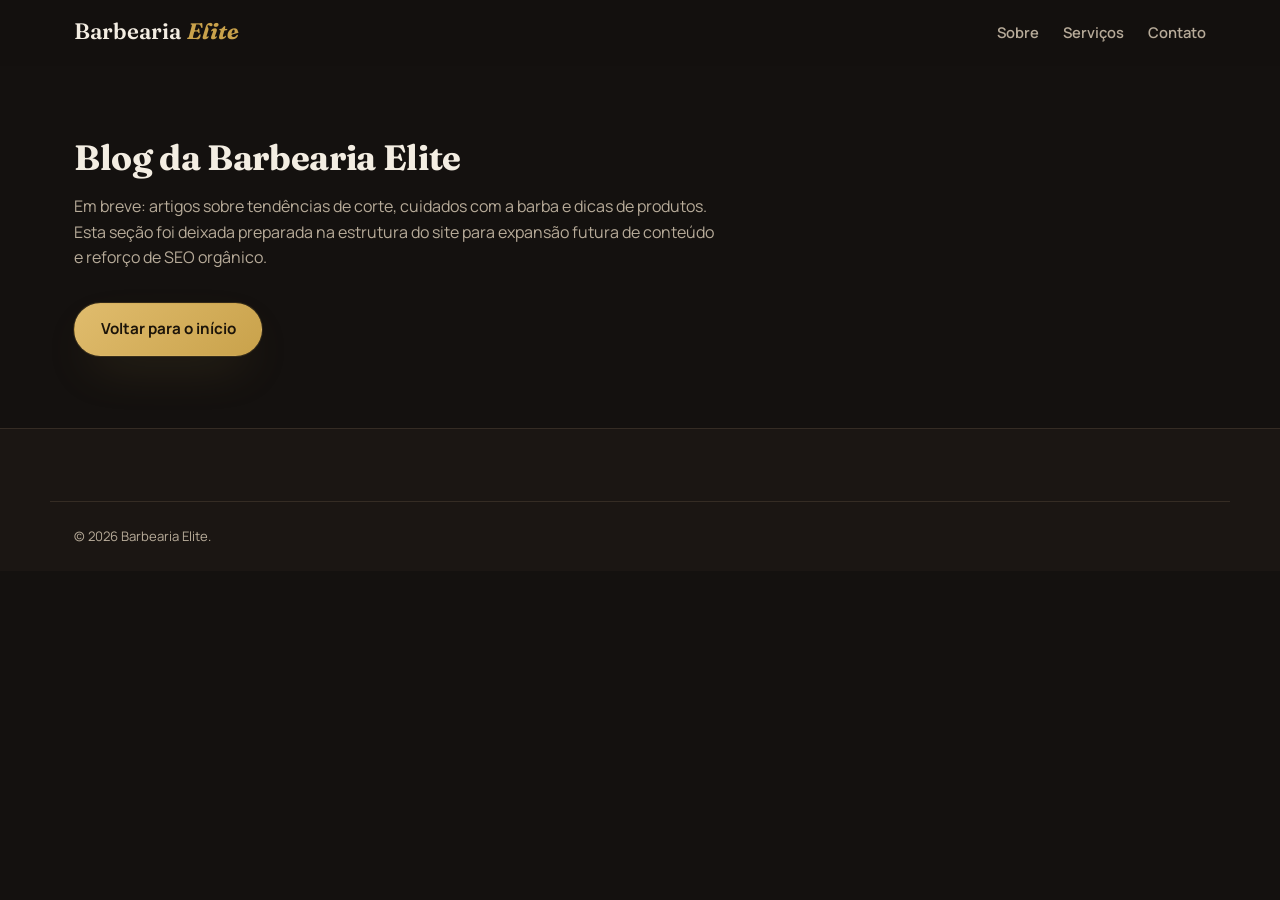
<file: blog/index.html>
<!DOCTYPE html>
<html lang="pt-BR" data-theme="dark">
<head>
  <meta charset="UTF-8" />
  <meta name="viewport" content="width=device-width, initial-scale=1" />
  <title>Blog | Barbearia Elite - Dicas de Corte, Barba e Cuidados</title>
  <meta name="description" content="Dicas de corte de cabelo, barba e cuidados masculinos pelo time da Barbearia Elite em Vargem Grande Paulista - SP." />
  <link rel="canonical" href="https://www.barbeariaelite.com.br/blog/" />
  <meta name="robots" content="index, follow" />
  <link rel="icon" href="../assets/favicon/favicon.svg" type="image/svg+xml" />
  <link rel="stylesheet" href="https://fonts.googleapis.com/css2?family=Fraunces:ital,opsz,wght@0,9..144,500;0,9..144,600;1,9..144,500&family=Manrope:wght@400;500;700;800&display=swap" />
  <link rel="stylesheet" href="../assets/style.css" />
</head>
<body>
  <header class="site-header">
    <div class="container header-inner">
      <a href="../" class="logo">Barbearia <strong>Elite</strong></a>
      <nav class="main-nav" aria-label="Navegação principal">
        <ul class="nav-list"><li><a href="../#sobre">Sobre</a></li><li><a href="../#servicos">Serviços</a></li><li><a href="../#contato">Contato</a></li></ul>
      </nav>
    </div>
  </header>
  <main class="section container">
    <h1 style="font-size:2.2rem;">Blog da Barbearia Elite</h1>
    <p style="max-width:65ch; color:var(--color-text-muted); margin-top:1rem;">
      Em breve: artigos sobre tendências de corte, cuidados com a barba e dicas de
      produtos. Esta seção foi deixada preparada na estrutura do site para expansão
      futura de conteúdo e reforço de SEO orgânico.
    </p>
    <a class="btn btn--primary" style="margin-top:2rem;" href="../">Voltar para o início</a>
  </main>
  <footer class="site-footer"><div class="container footer-bottom"><span>© <span id="current-year">2026</span> Barbearia Elite.</span></div></footer>
  <script src="../assets/script.js" defer></script>
</body>
</html>
</file>
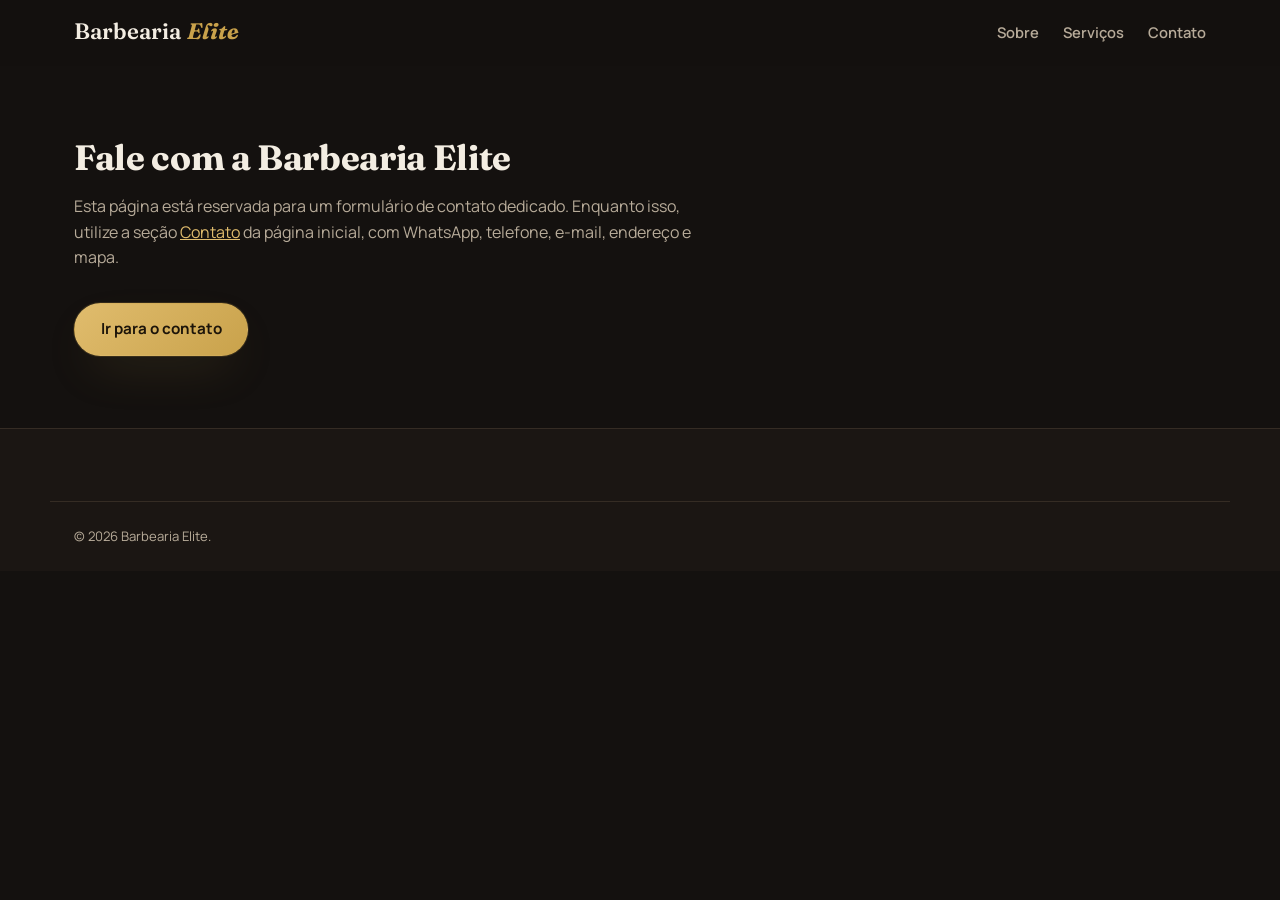
<file: contato/index.html>
<!DOCTYPE html>
<html lang="pt-BR" data-theme="dark">
<head>
  <meta charset="UTF-8" />
  <meta name="viewport" content="width=device-width, initial-scale=1" />
  <title>Contato | Barbearia Elite - Vargem Grande Paulista</title>
  <meta name="description" content="Fale com a Barbearia Elite pelo WhatsApp, telefone ou e-mail. Endereço, horário de funcionamento e localização no mapa em Vargem Grande Paulista - SP." />
  <link rel="canonical" href="https://www.barbeariaelite.com.br/contato/" />
  <meta name="robots" content="index, follow" />
  <link rel="icon" href="../assets/favicon/favicon.svg" type="image/svg+xml" />
  <link rel="stylesheet" href="https://fonts.googleapis.com/css2?family=Fraunces:ital,opsz,wght@0,9..144,500;0,9..144,600;1,9..144,500&family=Manrope:wght@400;500;700;800&display=swap" />
  <link rel="stylesheet" href="../assets/style.css" />
</head>
<body>
  <header class="site-header">
    <div class="container header-inner">
      <a href="../" class="logo">Barbearia <strong>Elite</strong></a>
      <nav class="main-nav" aria-label="Navegação principal">
        <ul class="nav-list"><li><a href="../#sobre">Sobre</a></li><li><a href="../#servicos">Serviços</a></li><li><a href="../#contato">Contato</a></li></ul>
      </nav>
    </div>
  </header>
  <main class="section container">
    <h1 style="font-size:2.2rem;">Fale com a Barbearia Elite</h1>
    <p style="max-width:65ch; color:var(--color-text-muted); margin-top:1rem;">
      Esta página está reservada para um formulário de contato dedicado. Enquanto isso,
      utilize a seção <a href="../#contato" style="color:var(--color-brass-strong); text-decoration:underline;">Contato</a>
      da página inicial, com WhatsApp, telefone, e-mail, endereço e mapa.
    </p>
    <a class="btn btn--primary" style="margin-top:2rem;" href="../#contato">Ir para o contato</a>
  </main>
  <footer class="site-footer"><div class="container footer-bottom"><span>© <span id="current-year">2026</span> Barbearia Elite.</span></div></footer>
  <script src="../assets/script.js" defer></script>
</body>
</html>
</file>
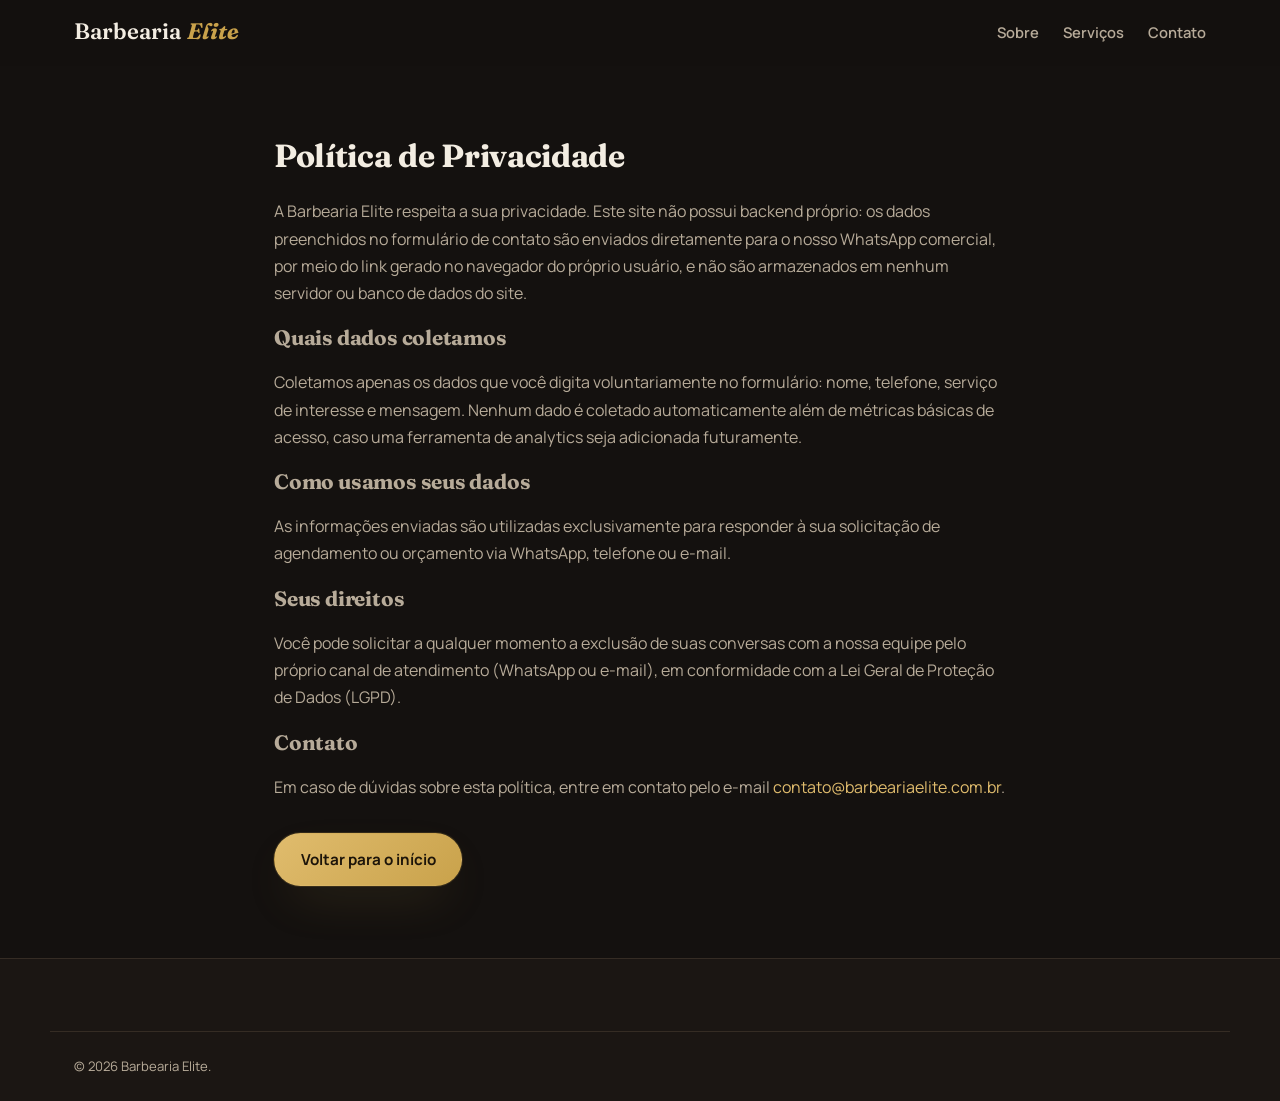
<file: politica-de-privacidade/index.html>
<!DOCTYPE html>
<html lang="pt-BR" data-theme="dark">
<head>
  <meta charset="UTF-8" />
  <meta name="viewport" content="width=device-width, initial-scale=1" />
  <title>Política de Privacidade | Barbearia Elite</title>
  <meta name="description" content="Política de Privacidade da Barbearia Elite: saiba como tratamos os dados enviados pelo formulário de contato do site." />
  <link rel="canonical" href="https://www.barbeariaelite.com.br/politica-de-privacidade/" />
  <meta name="robots" content="index, follow" />
  <link rel="icon" href="../assets/favicon/favicon.svg" type="image/svg+xml" />
  <link rel="stylesheet" href="https://fonts.googleapis.com/css2?family=Fraunces:ital,opsz,wght@0,9..144,500;0,9..144,600;1,9..144,500&family=Manrope:wght@400;500;700;800&display=swap" />
  <link rel="stylesheet" href="../assets/style.css" />
</head>
<body>
  <header class="site-header">
    <div class="container header-inner">
      <a href="../" class="logo">Barbearia <strong>Elite</strong></a>
      <nav class="main-nav" aria-label="Navegação principal">
        <ul class="nav-list"><li><a href="../#sobre">Sobre</a></li><li><a href="../#servicos">Serviços</a></li><li><a href="../#contato">Contato</a></li></ul>
      </nav>
    </div>
  </header>
  <main class="section container" style="max-width: 780px;">
    <h1 style="font-size:2rem;">Política de Privacidade</h1>
    <div style="color:var(--color-text-muted); margin-top:1.5rem; display:grid; gap:1.2rem; line-height:1.7;">
      <p>A Barbearia Elite respeita a sua privacidade. Este site não possui backend próprio: os
      dados preenchidos no formulário de contato são enviados diretamente para o nosso WhatsApp
      comercial, por meio do link gerado no navegador do próprio usuário, e não são armazenados
      em nenhum servidor ou banco de dados do site.</p>
      <h2 style="font-size:1.3rem;">Quais dados coletamos</h2>
      <p>Coletamos apenas os dados que você digita voluntariamente no formulário: nome, telefone,
      serviço de interesse e mensagem. Nenhum dado é coletado automaticamente além de métricas
      básicas de acesso, caso uma ferramenta de analytics seja adicionada futuramente.</p>
      <h2 style="font-size:1.3rem;">Como usamos seus dados</h2>
      <p>As informações enviadas são utilizadas exclusivamente para responder à sua solicitação
      de agendamento ou orçamento via WhatsApp, telefone ou e-mail.</p>
      <h2 style="font-size:1.3rem;">Seus direitos</h2>
      <p>Você pode solicitar a qualquer momento a exclusão de suas conversas com a nossa equipe
      pelo próprio canal de atendimento (WhatsApp ou e-mail), em conformidade com a Lei Geral de
      Proteção de Dados (LGPD).</p>
      <h2 style="font-size:1.3rem;">Contato</h2>
      <p>Em caso de dúvidas sobre esta política, entre em contato pelo e-mail
      <a href="mailto:contato@barbeariaelite.com.br" style="color:var(--color-brass-strong);">contato@barbeariaelite.com.br</a>.</p>
    </div>
    <a class="btn btn--primary" style="margin-top:2rem;" href="../">Voltar para o início</a>
  </main>
  <footer class="site-footer"><div class="container footer-bottom"><span>© <span id="current-year">2026</span> Barbearia Elite.</span></div></footer>
  <script src="../assets/script.js" defer></script>
</body>
</html>
</file>
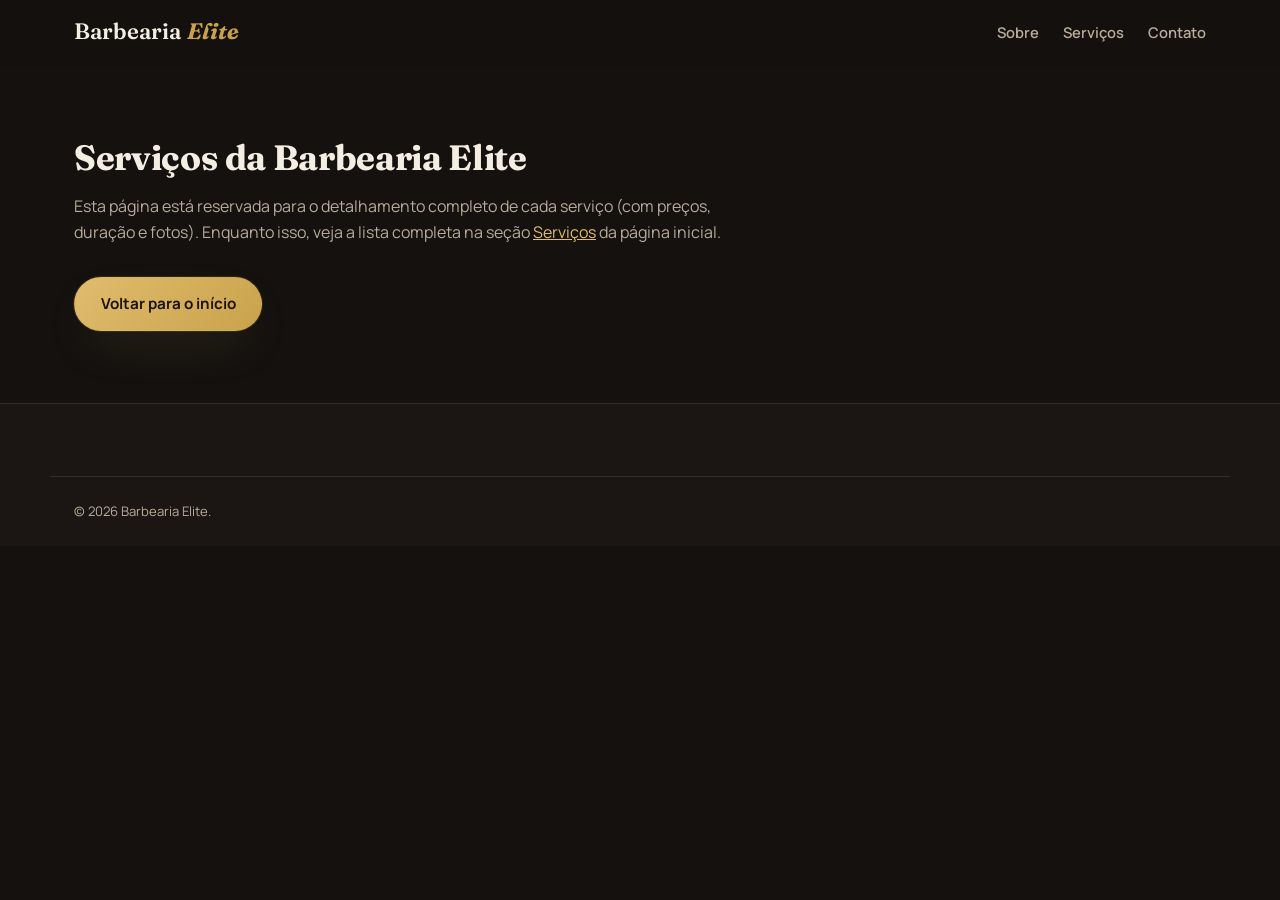
<file: servicos/index.html>
<!DOCTYPE html>
<html lang="pt-BR" data-theme="dark">
<head>
  <meta charset="UTF-8" />
  <meta name="viewport" content="width=device-width, initial-scale=1" />
  <title>Serviços da Barbearia Elite | Corte, Barba e Tratamentos</title>
  <meta name="description" content="Conheça todos os serviços da Barbearia Elite: corte masculino, barba terapia, combos, coloração, sobrancelha e corte infantil em Vargem Grande Paulista - SP." />
  <link rel="canonical" href="https://www.barbeariaelite.com.br/servicos/" />
  <meta name="robots" content="index, follow" />
  <link rel="icon" href="../assets/favicon/favicon.svg" type="image/svg+xml" />
  <link rel="stylesheet" href="https://fonts.googleapis.com/css2?family=Fraunces:ital,opsz,wght@0,9..144,500;0,9..144,600;1,9..144,500&family=Manrope:wght@400;500;700;800&display=swap" />
  <link rel="stylesheet" href="../assets/style.css" />
</head>
<body>
  <header class="site-header">
    <div class="container header-inner">
      <a href="../" class="logo">Barbearia <strong>Elite</strong></a>
      <nav class="main-nav" aria-label="Navegação principal">
        <ul class="nav-list"><li><a href="../#sobre">Sobre</a></li><li><a href="../#servicos">Serviços</a></li><li><a href="../#contato">Contato</a></li></ul>
      </nav>
    </div>
  </header>
  <main class="section container">
    <h1 style="font-size:2.2rem;">Serviços da Barbearia Elite</h1>
    <p style="max-width:65ch; color:var(--color-text-muted); margin-top:1rem;">
      Esta página está reservada para o detalhamento completo de cada serviço (com preços,
      duração e fotos). Enquanto isso, veja a lista completa na seção
      <a href="../#servicos" style="color:var(--color-brass-strong); text-decoration:underline;">Serviços</a>
      da página inicial.
    </p>
    <a class="btn btn--primary" style="margin-top:2rem;" href="../">Voltar para o início</a>
  </main>
  <footer class="site-footer"><div class="container footer-bottom"><span>© <span id="current-year">2026</span> Barbearia Elite.</span></div></footer>
  <script src="../assets/script.js" defer></script>
</body>
</html>
</file>
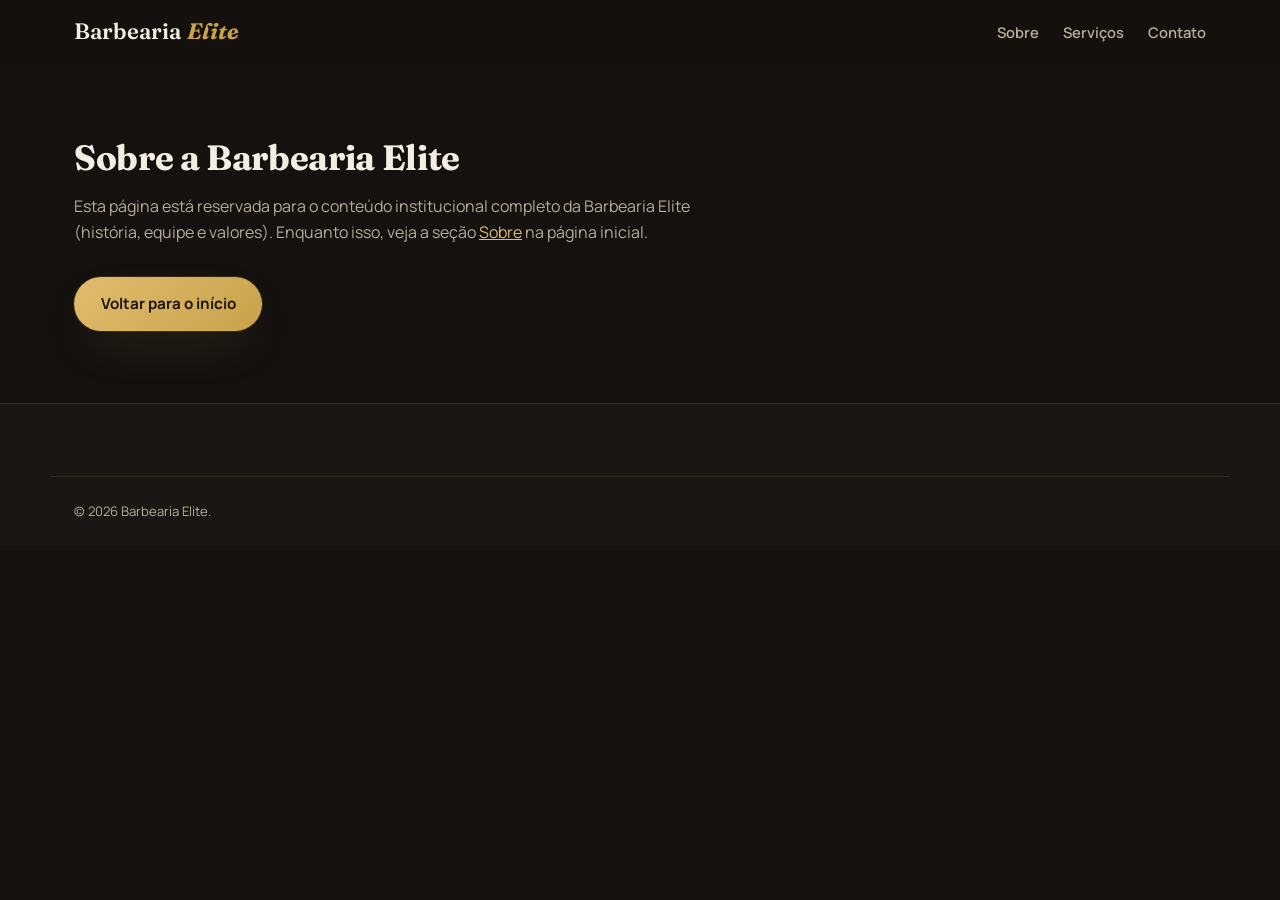
<file: sobre/index.html>
<!DOCTYPE html>
<html lang="pt-BR" data-theme="dark">
<head>
  <meta charset="UTF-8" />
  <meta name="viewport" content="width=device-width, initial-scale=1" />
  <title>Sobre a Barbearia Elite | História e Valores</title>
  <meta name="description" content="Conheça a história da Barbearia Elite em Vargem Grande Paulista - SP: mais de 12 anos de tradição em corte e barba de alto padrão." />
  <link rel="canonical" href="https://www.barbeariaelite.com.br/sobre/" />
  <meta name="robots" content="index, follow" />
  <link rel="icon" href="../assets/favicon/favicon.svg" type="image/svg+xml" />
  <link rel="stylesheet" href="https://fonts.googleapis.com/css2?family=Fraunces:ital,opsz,wght@0,9..144,500;0,9..144,600;1,9..144,500&family=Manrope:wght@400;500;700;800&display=swap" />
  <link rel="stylesheet" href="../assets/style.css" />
</head>
<body>
  <header class="site-header">
    <div class="container header-inner">
      <a href="../" class="logo">Barbearia <strong>Elite</strong></a>
      <nav class="main-nav" aria-label="Navegação principal">
        <ul class="nav-list"><li><a href="../#sobre">Sobre</a></li><li><a href="../#servicos">Serviços</a></li><li><a href="../#contato">Contato</a></li></ul>
      </nav>
    </div>
  </header>
  <main class="section container">
    <h1 style="font-size:2.2rem;">Sobre a Barbearia Elite</h1>
    <p style="max-width:65ch; color:var(--color-text-muted); margin-top:1rem;">
      Esta página está reservada para o conteúdo institucional completo da Barbearia Elite
      (história, equipe e valores). Enquanto isso, veja a seção
      <a href="../#sobre" style="color:var(--color-brass-strong); text-decoration:underline;">Sobre</a>
      na página inicial.
    </p>
    <a class="btn btn--primary" style="margin-top:2rem;" href="../">Voltar para o início</a>
  </main>
  <footer class="site-footer"><div class="container footer-bottom"><span>© <span id="current-year">2026</span> Barbearia Elite.</span></div></footer>
  <script src="../assets/script.js" defer></script>
</body>
</html>
</file>
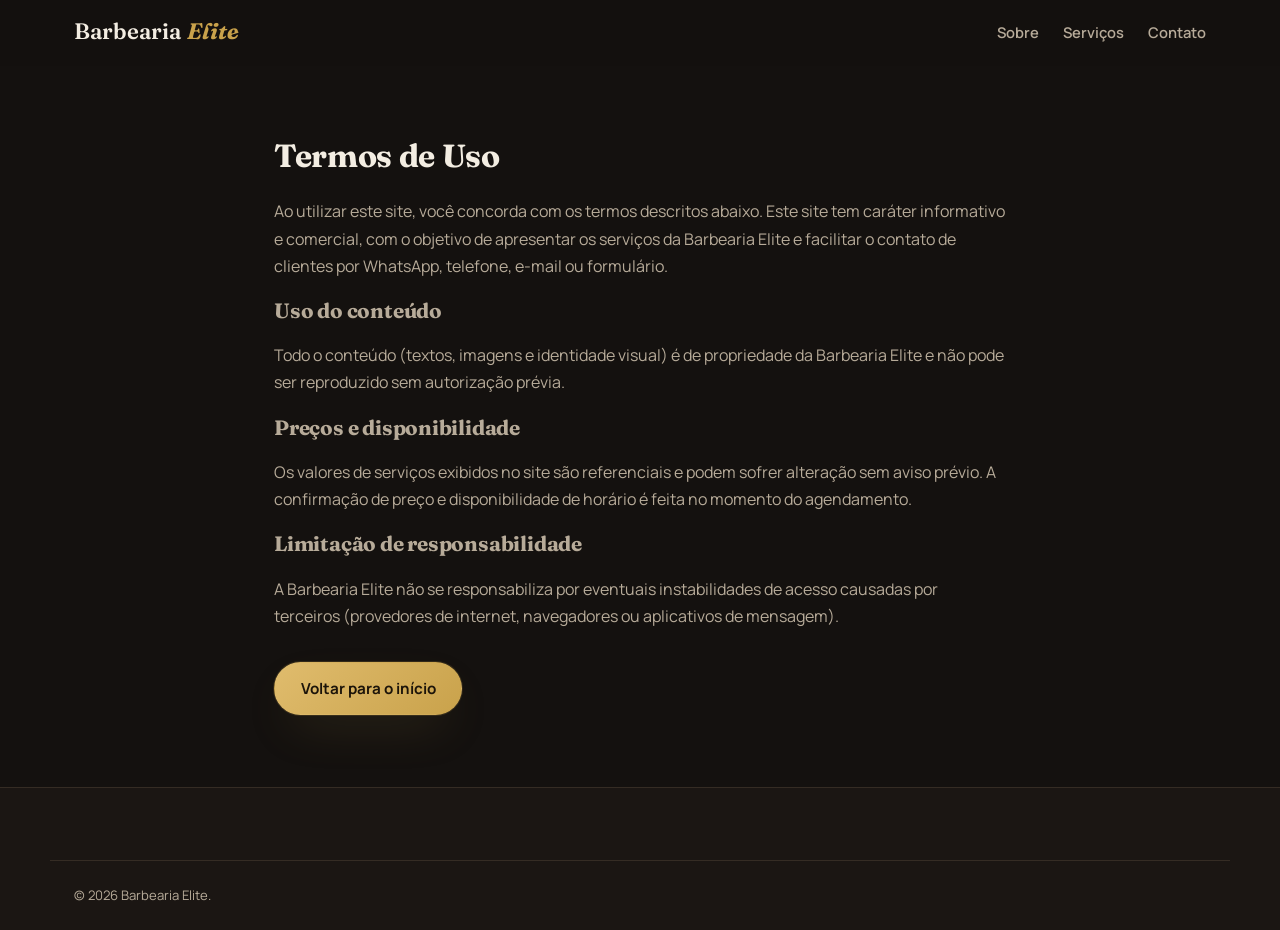
<file: termos-de-uso/index.html>
<!DOCTYPE html>
<html lang="pt-BR" data-theme="dark">
<head>
  <meta charset="UTF-8" />
  <meta name="viewport" content="width=device-width, initial-scale=1" />
  <title>Termos de Uso | Barbearia Elite</title>
  <meta name="description" content="Termos de Uso do site da Barbearia Elite em Vargem Grande Paulista - SP." />
  <link rel="canonical" href="https://www.barbeariaelite.com.br/termos-de-uso/" />
  <meta name="robots" content="index, follow" />
  <link rel="icon" href="../assets/favicon/favicon.svg" type="image/svg+xml" />
  <link rel="stylesheet" href="https://fonts.googleapis.com/css2?family=Fraunces:ital,opsz,wght@0,9..144,500;0,9..144,600;1,9..144,500&family=Manrope:wght@400;500;700;800&display=swap" />
  <link rel="stylesheet" href="../assets/style.css" />
</head>
<body>
  <header class="site-header">
    <div class="container header-inner">
      <a href="../" class="logo">Barbearia <strong>Elite</strong></a>
      <nav class="main-nav" aria-label="Navegação principal">
        <ul class="nav-list"><li><a href="../#sobre">Sobre</a></li><li><a href="../#servicos">Serviços</a></li><li><a href="../#contato">Contato</a></li></ul>
      </nav>
    </div>
  </header>
  <main class="section container" style="max-width: 780px;">
    <h1 style="font-size:2rem;">Termos de Uso</h1>
    <div style="color:var(--color-text-muted); margin-top:1.5rem; display:grid; gap:1.2rem; line-height:1.7;">
      <p>Ao utilizar este site, você concorda com os termos descritos abaixo. Este site tem
      caráter informativo e comercial, com o objetivo de apresentar os serviços da Barbearia
      Elite e facilitar o contato de clientes por WhatsApp, telefone, e-mail ou formulário.</p>
      <h2 style="font-size:1.3rem;">Uso do conteúdo</h2>
      <p>Todo o conteúdo (textos, imagens e identidade visual) é de propriedade da Barbearia
      Elite e não pode ser reproduzido sem autorização prévia.</p>
      <h2 style="font-size:1.3rem;">Preços e disponibilidade</h2>
      <p>Os valores de serviços exibidos no site são referenciais e podem sofrer alteração sem
      aviso prévio. A confirmação de preço e disponibilidade de horário é feita no momento do
      agendamento.</p>
      <h2 style="font-size:1.3rem;">Limitação de responsabilidade</h2>
      <p>A Barbearia Elite não se responsabiliza por eventuais instabilidades de acesso causadas
      por terceiros (provedores de internet, navegadores ou aplicativos de mensagem).</p>
    </div>
    <a class="btn btn--primary" style="margin-top:2rem;" href="../">Voltar para o início</a>
  </main>
  <footer class="site-footer"><div class="container footer-bottom"><span>© <span id="current-year">2026</span> Barbearia Elite.</span></div></footer>
  <script src="../assets/script.js" defer></script>
</body>
</html>
</file>
<file: assets/style.css>
/* =============================================================
   STYLE.CSS — Barbearia Elite
   Design tokens: fundo carvão quente, dourado latão, bordô discreto.
   Tipografia: Fraunces (display) + Manrope (corpo/UI).
   ============================================================= */

/* ---------- Tokens ---------- */
:root {
  /* Cores — tema escuro (padrão) */
  --color-bg: #14110f;
  --color-bg-alt: #1b1613;
  --color-surface: #201a16;
  --color-surface-hover: #271f1a;
  --color-border: #352c24;
  --color-text: #f3ede2;
  --color-text-muted: #b7ab99;
  --color-brass: #c9a24b;
  --color-brass-strong: #e0bc6d;
  --color-burgundy: #7a2430;
  --color-burgundy-strong: #99303e;
  --color-success: #4caf7d;
  --color-error: #e06a6a;

  --font-display: "Fraunces", "Iowan Old Style", Georgia, serif;
  --font-body: "Manrope", -apple-system, BlinkMacSystemFont, "Segoe UI", sans-serif;

  --container-max: 1180px;
  --radius-sm: 8px;
  --radius-md: 14px;
  --radius-lg: 22px;
  --shadow-soft: 0 20px 60px -20px rgba(0, 0, 0, 0.55);
  --shadow-glow: 0 0 0 1px rgba(201, 162, 75, 0.16), 0 20px 50px -18px rgba(201, 162, 75, 0.25);

  --space-1: 0.5rem;
  --space-2: 1rem;
  --space-3: 1.5rem;
  --space-4: 2rem;
  --space-5: 3rem;
  --space-6: 4.5rem;
  --space-7: 7rem;

  --ease: cubic-bezier(0.22, 1, 0.36, 1);
}

:root[data-theme="light"] {
  --color-bg: #faf6ef;
  --color-bg-alt: #f2ebdd;
  --color-surface: #ffffff;
  --color-surface-hover: #f5efe3;
  --color-border: #e3d8c3;
  --color-text: #241c14;
  --color-text-muted: #6a5d4c;
  --color-brass: #a97e2b;
  --color-brass-strong: #8a651e;
  --color-burgundy: #7a2430;
  --color-burgundy-strong: #611a24;
}

/* ---------- Reset ---------- */
*,
*::before,
*::after {
  box-sizing: border-box;
}

html {
  scroll-behavior: smooth;
  -webkit-text-size-adjust: 100%;
}

@media (prefers-reduced-motion: reduce) {
  html {
    scroll-behavior: auto;
  }
  *,
  *::before,
  *::after {
    animation-duration: 0.001ms !important;
    animation-iteration-count: 1 !important;
    transition-duration: 0.001ms !important;
    scroll-behavior: auto !important;
  }
}

body {
  margin: 0;
  background: var(--color-bg);
  color: var(--color-text);
  font-family: var(--font-body);
  font-size: 1rem;
  line-height: 1.6;
  -webkit-font-smoothing: antialiased;
  transition: background-color 0.3s var(--ease), color 0.3s var(--ease);
}

body.no-scroll {
  overflow: hidden;
}

img {
  max-width: 100%;
  display: block;
}

a {
  color: inherit;
  text-decoration: none;
}

ul {
  list-style: none;
  margin: 0;
  padding: 0;
}

button {
  font-family: inherit;
  cursor: pointer;
}

h1,
h2,
h3,
h4 {
  font-family: var(--font-display);
  line-height: 1.15;
  margin: 0;
  letter-spacing: -0.01em;
}

p {
  margin: 0;
}

:focus-visible {
  outline: 2px solid var(--color-brass-strong);
  outline-offset: 3px;
  border-radius: 4px;
}

.container {
  max-width: var(--container-max);
  margin-inline: auto;
  padding-inline: var(--space-3);
}

.visually-hidden {
  position: absolute;
  width: 1px;
  height: 1px;
  padding: 0;
  margin: -1px;
  overflow: hidden;
  clip: rect(0, 0, 0, 0);
  white-space: nowrap;
  border: 0;
}

.skip-link {
  position: absolute;
  left: var(--space-2);
  top: -60px;
  background: var(--color-brass);
  color: #14110f;
  padding: 0.6rem 1rem;
  border-radius: var(--radius-sm);
  z-index: 200;
  font-weight: 700;
  transition: top 0.2s var(--ease);
}

.skip-link:focus {
  top: var(--space-2);
}

/* ---------- Divisor "listra de barbearia" (elemento assinatura) ---------- */
.stripe-divider {
  height: 6px;
  width: 100%;
  background: repeating-linear-gradient(
    -45deg,
    var(--color-brass) 0 18px,
    var(--color-burgundy) 18px 36px,
    var(--color-bg) 36px 54px
  );
  background-size: 200% 100%;
  opacity: 0.9;
}

/* ---------- Header ---------- */
.site-header {
  position: sticky;
  top: 0;
  z-index: 100;
  background: color-mix(in srgb, var(--color-bg) 88%, transparent);
  backdrop-filter: saturate(160%) blur(10px);
  border-bottom: 1px solid transparent;
  transition: border-color 0.3s var(--ease), background-color 0.3s var(--ease);
}

.site-header.is-scrolled {
  border-bottom-color: var(--color-border);
}

.header-inner {
  display: flex;
  align-items: center;
  justify-content: space-between;
  gap: var(--space-3);
  padding-block: 0.9rem;
}

.logo {
  display: flex;
  align-items: baseline;
  gap: 0.4rem;
  font-family: var(--font-display);
  font-size: 1.4rem;
  font-weight: 600;
  color: var(--color-text);
}

.logo strong {
  color: var(--color-brass);
  font-style: italic;
}

.main-nav {
  display: flex;
  align-items: center;
  gap: var(--space-4);
}

.nav-list {
  display: flex;
  gap: var(--space-3);
  align-items: center;
}

.nav-list a {
  font-weight: 600;
  font-size: 0.92rem;
  color: var(--color-text-muted);
  transition: color 0.2s var(--ease);
  position: relative;
  padding-block: 4px;
}

.nav-list a:hover,
.nav-list a:focus-visible {
  color: var(--color-brass-strong);
}

.header-actions {
  display: flex;
  align-items: center;
  gap: var(--space-2);
}

.theme-toggle {
  background: none;
  border: 1px solid var(--color-border);
  color: var(--color-text);
  width: 40px;
  height: 40px;
  border-radius: 50%;
  display: grid;
  place-items: center;
  transition: border-color 0.2s var(--ease), transform 0.2s var(--ease);
}

.theme-toggle:hover {
  border-color: var(--color-brass);
  transform: translateY(-1px);
}

.theme-toggle svg {
  width: 18px;
  height: 18px;
}

.icon-sun {
  display: none;
}
:root[data-theme="light"] .icon-moon {
  display: none;
}
:root[data-theme="light"] .icon-sun {
  display: block;
}

.nav-toggle {
  display: none;
  background: none;
  border: none;
  color: var(--color-text);
  width: 40px;
  height: 40px;
  position: relative;
}

.nav-toggle span,
.nav-toggle span::before,
.nav-toggle span::after {
  content: "";
  position: absolute;
  left: 9px;
  right: 9px;
  height: 2px;
  background: currentColor;
  transition: transform 0.25s var(--ease), opacity 0.25s var(--ease);
}
.nav-toggle span {
  top: 19px;
}
.nav-toggle span::before {
  top: -7px;
}
.nav-toggle span::after {
  top: 7px;
}
.nav-toggle[aria-expanded="true"] span {
  background: transparent;
}
.nav-toggle[aria-expanded="true"] span::before {
  top: 0;
  transform: rotate(45deg);
}
.nav-toggle[aria-expanded="true"] span::after {
  top: 0;
  transform: rotate(-45deg);
}

/* ---------- Botões ---------- */
.btn {
  display: inline-flex;
  align-items: center;
  justify-content: center;
  gap: 0.55rem;
  font-weight: 700;
  font-size: 0.95rem;
  padding: 0.85rem 1.6rem;
  border-radius: 999px;
  border: 1px solid transparent;
  transition: transform 0.2s var(--ease), box-shadow 0.2s var(--ease), background-color 0.2s var(--ease), color .2s var(--ease);
  white-space: nowrap;
}

.btn svg {
  width: 18px;
  height: 18px;
  flex-shrink: 0;
}

.btn:hover {
  transform: translateY(-2px);
}

.btn--primary {
  background: linear-gradient(135deg, var(--color-brass-strong), var(--color-brass));
  color: #1c1409;
  box-shadow: var(--shadow-glow);
}

.btn--primary:hover {
  box-shadow: 0 24px 55px -18px rgba(201, 162, 75, 0.45);
}

.btn--outline {
  background: transparent;
  border-color: var(--color-border);
  color: var(--color-text);
}

.btn--outline:hover {
  border-color: var(--color-brass);
  color: var(--color-brass-strong);
}

.btn--sm {
  padding: 0.6rem 1.1rem;
  font-size: 0.85rem;
}

.btn--block {
  width: 100%;
}

.header-actions .btn {
  display: none;
}

@media (min-width: 700px) {
  .header-actions .btn {
    display: inline-flex;
  }
}

/* ---------- Hero ---------- */
.hero {
  position: relative;
  padding-top: clamp(3rem, 6vw, var(--space-7));
  padding-bottom: var(--space-6);
  overflow: hidden;
}

.hero::before {
  content: "";
  position: absolute;
  inset: -20% -10% auto -10%;
  height: 130%;
  background: radial-gradient(60% 60% at 80% 10%, rgba(201, 162, 75, 0.16), transparent 60%),
    radial-gradient(50% 50% at 10% 30%, rgba(122, 36, 48, 0.18), transparent 60%);
  pointer-events: none;
  z-index: 0;
}

.hero-inner {
  position: relative;
  z-index: 1;
  display: grid;
  grid-template-columns: 1.1fr 0.9fr;
  gap: var(--space-5);
  align-items: center;
}

.eyebrow {
  display: inline-flex;
  align-items: center;
  gap: 0.5rem;
  font-size: 0.8rem;
  font-weight: 700;
  letter-spacing: 0.08em;
  text-transform: uppercase;
  color: var(--color-brass-strong);
  margin-bottom: var(--space-2);
}

.eyebrow::before {
  content: "";
  width: 22px;
  height: 2px;
  background: var(--color-brass);
}

.hero h1 {
  font-size: clamp(2.4rem, 5vw, 3.85rem);
  font-weight: 600;
  max-width: 16ch;
}

.hero h1 em {
  color: var(--color-brass-strong);
  font-style: italic;
}

.hero-subtitle {
  margin-top: var(--space-2);
  font-size: 1.15rem;
  color: var(--color-text-muted);
  max-width: 46ch;
}

.hero-cta-row {
  display: flex;
  flex-wrap: wrap;
  gap: var(--space-2);
  margin-top: var(--space-4);
}

.hero-trust {
  display: flex;
  flex-wrap: wrap;
  gap: var(--space-4);
  margin-top: var(--space-5);
  padding-top: var(--space-3);
  border-top: 1px solid var(--color-border);
}

.trust-stat strong {
  display: block;
  font-family: var(--font-display);
  font-size: 1.6rem;
  color: var(--color-brass-strong);
}

.trust-stat span {
  font-size: 0.85rem;
  color: var(--color-text-muted);
}

.hero-media {
  position: relative;
  aspect-ratio: 4 / 5;
  border-radius: var(--radius-lg);
  overflow: hidden;
  background: linear-gradient(160deg, var(--color-surface), var(--color-bg-alt));
  box-shadow: var(--shadow-soft);
  border: 1px solid var(--color-border);
}

.hero-media img {
  width: 100%;
  height: 100%;
  object-fit: cover;
}

.hero-media .stripe-divider {
  position: absolute;
  bottom: 0;
  left: 0;
}

/* ---------- Seções gerais ---------- */
.section {
  padding-block: var(--space-6);
}

.section--alt {
  background: var(--color-bg-alt);
}

.section-head {
  max-width: 640px;
  margin-bottom: var(--space-5);
}

.section-head.center {
  margin-inline: auto;
  text-align: center;
}

.section-head h2 {
  font-size: clamp(1.9rem, 3.4vw, 2.6rem);
  font-weight: 600;
  margin-top: 0.5rem;
}

.section-head p {
  margin-top: var(--space-2);
  color: var(--color-text-muted);
  font-size: 1.05rem;
}

[data-reveal] {
  opacity: 0;
  transform: translateY(24px);
  transition: opacity 0.7s var(--ease), transform 0.7s var(--ease);
}
[data-reveal].is-visible {
  opacity: 1;
  transform: translateY(0);
}

/* ---------- Sobre / benefícios ---------- */
.about-grid {
  display: grid;
  grid-template-columns: 1fr 1fr;
  gap: var(--space-5);
  align-items: start;
}

.about-media {
  border-radius: var(--radius-lg);
  overflow: hidden;
  border: 1px solid var(--color-border);
  box-shadow: var(--shadow-soft);
}

.benefit-list {
  display: grid;
  gap: var(--space-3);
  margin-top: var(--space-3);
}

.benefit-item {
  display: flex;
  gap: var(--space-2);
  align-items: flex-start;
  padding: var(--space-3);
  border-radius: var(--radius-md);
  background: var(--color-surface);
  border: 1px solid var(--color-border);
  transition: transform 0.25s var(--ease), border-color 0.25s var(--ease);
}

.benefit-item:hover {
  transform: translateY(-3px);
  border-color: var(--color-brass);
}

.benefit-icon {
  flex-shrink: 0;
  width: 44px;
  height: 44px;
  border-radius: 50%;
  background: color-mix(in srgb, var(--color-brass) 16%, transparent);
  display: grid;
  place-items: center;
  color: var(--color-brass-strong);
}
.benefit-icon svg {
  width: 22px;
  height: 22px;
}

.benefit-item h3 {
  font-size: 1.05rem;
  font-weight: 700;
  margin-bottom: 0.25rem;
}
.benefit-item p {
  color: var(--color-text-muted);
  font-size: 0.95rem;
}

/* ---------- Serviços ---------- */
.services-grid {
  display: grid;
  grid-template-columns: repeat(auto-fit, minmax(270px, 1fr));
  gap: var(--space-3);
}

.service-card {
  background: var(--color-surface);
  border: 1px solid var(--color-border);
  border-radius: var(--radius-md);
  padding: var(--space-3);
  display: flex;
  flex-direction: column;
  gap: var(--space-2);
  transition: transform 0.3s var(--ease), box-shadow 0.3s var(--ease), border-color 0.3s var(--ease);
}

.service-card:hover {
  transform: translateY(-6px);
  border-color: var(--color-brass);
  box-shadow: var(--shadow-glow);
}

.service-icon {
  width: 48px;
  height: 48px;
  border-radius: var(--radius-sm);
  background: linear-gradient(135deg, var(--color-burgundy), var(--color-burgundy-strong));
  display: grid;
  place-items: center;
  color: var(--color-brass-strong);
}
.service-icon svg {
  width: 24px;
  height: 24px;
}

.service-card h3 {
  font-size: 1.15rem;
  font-weight: 700;
}

.service-card p {
  color: var(--color-text-muted);
  font-size: 0.95rem;
  flex-grow: 1;
}

.service-price {
  font-family: var(--font-display);
  color: var(--color-brass-strong);
  font-size: 1.1rem;
  font-weight: 600;
}

.service-card a.btn {
  align-self: flex-start;
}

/* ---------- Processo ---------- */
.process-grid {
  display: grid;
  grid-template-columns: repeat(auto-fit, minmax(220px, 1fr));
  gap: var(--space-3);
  counter-reset: step;
}

.process-card {
  position: relative;
  padding: var(--space-4) var(--space-3) var(--space-3);
  background: var(--color-surface);
  border: 1px solid var(--color-border);
  border-radius: var(--radius-md);
}

.process-number {
  font-family: var(--font-display);
  font-style: italic;
  font-size: 2.2rem;
  color: var(--color-brass);
  opacity: 0.75;
  line-height: 1;
}

.process-card h3 {
  margin-top: var(--space-1);
  font-size: 1.1rem;
}

.process-card p {
  margin-top: 0.4rem;
  color: var(--color-text-muted);
  font-size: 0.95rem;
}

/* ---------- Depoimentos ---------- */
.testimonials-grid {
  display: grid;
  grid-template-columns: repeat(auto-fit, minmax(280px, 1fr));
  gap: var(--space-3);
}

.testimonial-card {
  background: var(--color-surface);
  border: 1px solid var(--color-border);
  border-radius: var(--radius-md);
  padding: var(--space-3);
  display: flex;
  flex-direction: column;
  gap: var(--space-2);
}

.stars {
  color: var(--color-brass-strong);
  font-size: 1rem;
  letter-spacing: 2px;
}

.testimonial-card blockquote {
  margin: 0;
  color: var(--color-text);
  font-size: 0.98rem;
  line-height: 1.6;
}

.testimonial-author {
  display: flex;
  align-items: center;
  gap: 0.6rem;
  margin-top: auto;
  font-size: 0.9rem;
  color: var(--color-text-muted);
}

.author-avatar {
  width: 38px;
  height: 38px;
  border-radius: 50%;
  background: linear-gradient(135deg, var(--color-brass), var(--color-burgundy));
  display: grid;
  place-items: center;
  color: #1c1409;
  font-weight: 700;
  font-family: var(--font-display);
}

/* ---------- FAQ ---------- */
.faq-list {
  max-width: 820px;
  margin-inline: auto;
  display: grid;
  gap: var(--space-2);
}

.faq-item {
  background: var(--color-surface);
  border: 1px solid var(--color-border);
  border-radius: var(--radius-md);
  overflow: hidden;
}

.faq-question {
  width: 100%;
  display: flex;
  align-items: center;
  justify-content: space-between;
  gap: var(--space-2);
  background: none;
  border: none;
  color: var(--color-text);
  padding: var(--space-3);
  font-weight: 700;
  font-size: 1rem;
  text-align: left;
}

.faq-question .plus {
  flex-shrink: 0;
  width: 24px;
  height: 24px;
  border-radius: 50%;
  border: 1px solid var(--color-border);
  display: grid;
  place-items: center;
  position: relative;
  transition: transform 0.3s var(--ease), border-color .3s var(--ease);
}
.faq-question .plus::before,
.faq-question .plus::after {
  content: "";
  position: absolute;
  background: var(--color-brass-strong);
}
.faq-question .plus::before {
  width: 10px;
  height: 2px;
}
.faq-question .plus::after {
  width: 2px;
  height: 10px;
}
.faq-item.is-open .faq-question .plus {
  transform: rotate(135deg);
  border-color: var(--color-brass);
}

.faq-answer {
  max-height: 0;
  overflow: hidden;
  transition: max-height 0.35s var(--ease);
}

.faq-answer-inner {
  padding: 0 var(--space-3) var(--space-3);
  color: var(--color-text-muted);
  font-size: 0.95rem;
  line-height: 1.65;
}

/* ---------- Contato ---------- */
.contact-grid {
  display: grid;
  grid-template-columns: 1fr 1fr;
  gap: var(--space-5);
  align-items: start;
}

.contact-info-list {
  display: grid;
  gap: var(--space-2);
  margin-top: var(--space-3);
}

.contact-info-item {
  display: flex;
  gap: var(--space-2);
  align-items: flex-start;
  padding: var(--space-2);
  border-radius: var(--radius-sm);
}

.contact-info-item svg {
  width: 22px;
  height: 22px;
  color: var(--color-brass-strong);
  flex-shrink: 0;
  margin-top: 2px;
}

.contact-info-item h3 {
  font-size: 0.95rem;
  font-weight: 700;
}
.contact-info-item p,
.contact-info-item a {
  color: var(--color-text-muted);
  font-size: 0.95rem;
}
.contact-info-item a:hover {
  color: var(--color-brass-strong);
}

.map-frame {
  margin-top: var(--space-3);
  border-radius: var(--radius-md);
  overflow: hidden;
  border: 1px solid var(--color-border);
  aspect-ratio: 16/10;
}
.map-frame iframe {
  width: 100%;
  height: 100%;
  border: 0;
}

.contact-form {
  background: var(--color-surface);
  border: 1px solid var(--color-border);
  border-radius: var(--radius-lg);
  padding: var(--space-4);
  display: grid;
  gap: var(--space-2);
  box-shadow: var(--shadow-soft);
}

.form-row {
  display: grid;
  gap: var(--space-2);
}
@media (min-width: 560px) {
  .form-row--2 {
    grid-template-columns: 1fr 1fr;
  }
}

.form-field label {
  display: block;
  font-size: 0.85rem;
  font-weight: 700;
  margin-bottom: 0.35rem;
  color: var(--color-text-muted);
}

.form-field input,
.form-field select,
.form-field textarea {
  width: 100%;
  background: var(--color-bg);
  border: 1px solid var(--color-border);
  border-radius: var(--radius-sm);
  padding: 0.75rem 0.9rem;
  color: var(--color-text);
  font-family: inherit;
  font-size: 0.95rem;
  transition: border-color 0.2s var(--ease);
}

.form-field input:focus,
.form-field select:focus,
.form-field textarea:focus {
  border-color: var(--color-brass);
}

.form-feedback {
  font-size: 0.9rem;
  min-height: 1.2em;
}
.form-feedback--success {
  color: var(--color-success);
}
.form-feedback--error {
  color: var(--color-error);
}

.form-privacy-note {
  font-size: 0.8rem;
  color: var(--color-text-muted);
}

/* ---------- CTA final ---------- */
.cta-final {
  text-align: center;
  padding: var(--space-6) var(--space-3);
  border-radius: var(--radius-lg);
  background: linear-gradient(135deg, var(--color-burgundy), var(--color-bg-alt));
  border: 1px solid var(--color-border);
}
.cta-final h2 {
  font-size: clamp(1.8rem, 3vw, 2.4rem);
  max-width: 20ch;
  margin-inline: auto;
}
.cta-final p {
  margin-top: var(--space-2);
  color: var(--color-text-muted);
  max-width: 50ch;
  margin-inline: auto;
}
.cta-final .hero-cta-row {
  justify-content: center;
  margin-top: var(--space-4);
}

/* ---------- Rodapé ---------- */
.site-footer {
  background: var(--color-bg-alt);
  border-top: 1px solid var(--color-border);
  padding-top: var(--space-6);
}

.footer-grid {
  display: grid;
  grid-template-columns: 1.4fr 1fr 1fr 1.2fr;
  gap: var(--space-4);
  padding-bottom: var(--space-5);
}

.footer-brand p {
  color: var(--color-text-muted);
  font-size: 0.9rem;
  margin-top: var(--space-2);
  max-width: 32ch;
}

.footer-social {
  display: flex;
  gap: 0.6rem;
  margin-top: var(--space-3);
}

.footer-social a {
  width: 38px;
  height: 38px;
  border-radius: 50%;
  border: 1px solid var(--color-border);
  display: grid;
  place-items: center;
  transition: border-color 0.2s var(--ease), color 0.2s var(--ease);
}
.footer-social a:hover {
  border-color: var(--color-brass);
  color: var(--color-brass-strong);
}
.footer-social svg {
  width: 18px;
  height: 18px;
}

.footer-col h3 {
  font-size: 0.95rem;
  font-family: var(--font-body);
  font-weight: 700;
  margin-bottom: var(--space-2);
  color: var(--color-text);
}

.footer-col ul {
  display: grid;
  gap: 0.6rem;
}

.footer-col a {
  color: var(--color-text-muted);
  font-size: 0.92rem;
  transition: color 0.2s var(--ease);
}
.footer-col a:hover {
  color: var(--color-brass-strong);
}

.footer-bottom {
  border-top: 1px solid var(--color-border);
  padding-block: var(--space-3);
  display: flex;
  flex-wrap: wrap;
  gap: var(--space-2);
  justify-content: space-between;
  font-size: 0.82rem;
  color: var(--color-text-muted);
}

/* ---------- Botão flutuante do WhatsApp ---------- */
.whatsapp-float {
  position: fixed;
  bottom: 22px;
  right: 22px;
  width: 60px;
  height: 60px;
  border-radius: 50%;
  background: #25d366;
  color: #fff;
  display: grid;
  place-items: center;
  box-shadow: 0 12px 30px -8px rgba(0, 0, 0, 0.5);
  z-index: 90;
  transition: transform 0.25s var(--ease);
}
.whatsapp-float:hover {
  transform: scale(1.08);
}
.whatsapp-float svg {
  width: 30px;
  height: 30px;
}

/* ---------- Responsivo ---------- */
@media (max-width: 900px) {
  .hero-inner,
  .about-grid,
  .contact-grid {
    grid-template-columns: 1fr;
  }
  .hero-media {
    order: -1;
    aspect-ratio: 16/10;
  }
  .footer-grid {
    grid-template-columns: 1fr 1fr;
  }
}

@media (max-width: 720px) {
  .nav-list {
    position: fixed;
    inset: 0 0 0 auto;
    top: 0;
    height: 100vh;
    width: min(78vw, 320px);
    background: var(--color-bg);
    border-left: 1px solid var(--color-border);
    flex-direction: column;
    align-items: flex-start;
    justify-content: flex-start;
    padding: 5.5rem var(--space-3) var(--space-3);
    transform: translateX(100%);
    transition: transform 0.35s var(--ease);
    gap: var(--space-3);
  }
  .nav-list.is-open {
    transform: translateX(0);
  }
  .nav-toggle {
    display: block;
  }
  .footer-grid {
    grid-template-columns: 1fr;
  }
}
</file>
